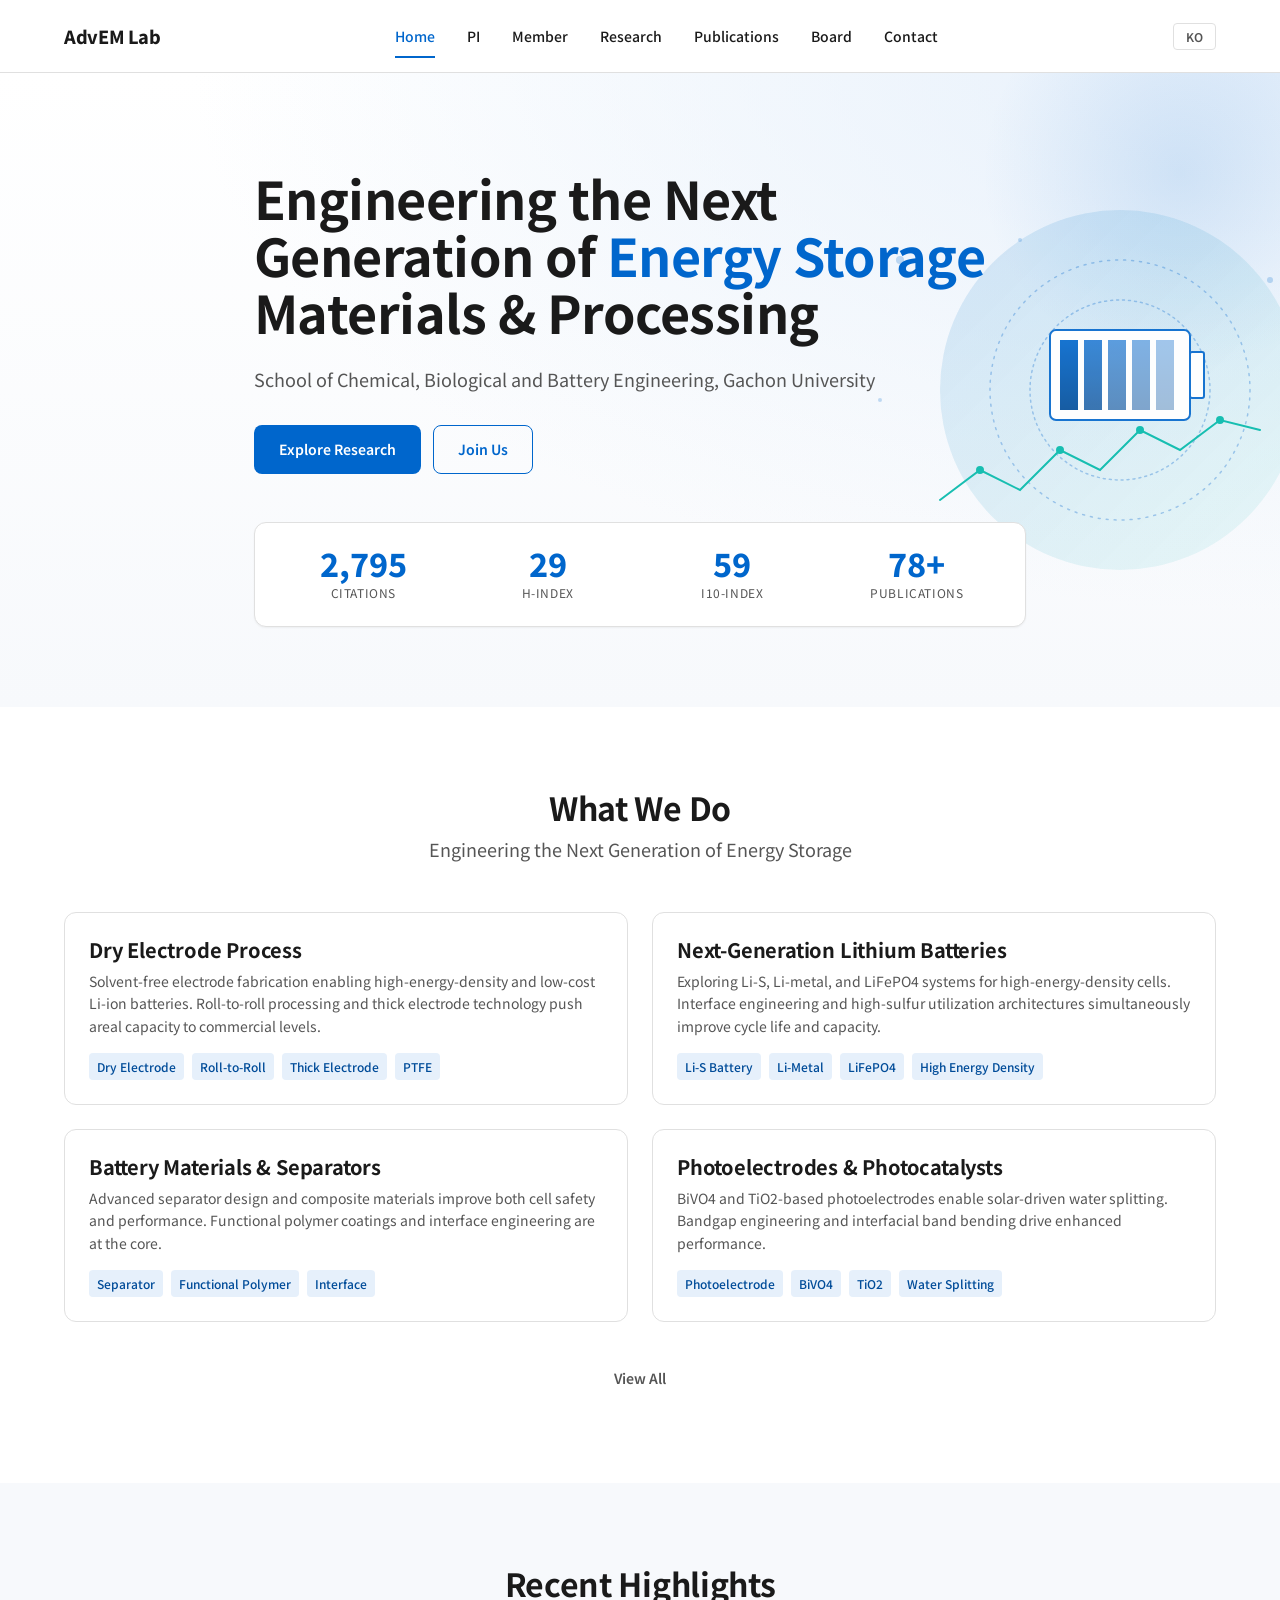
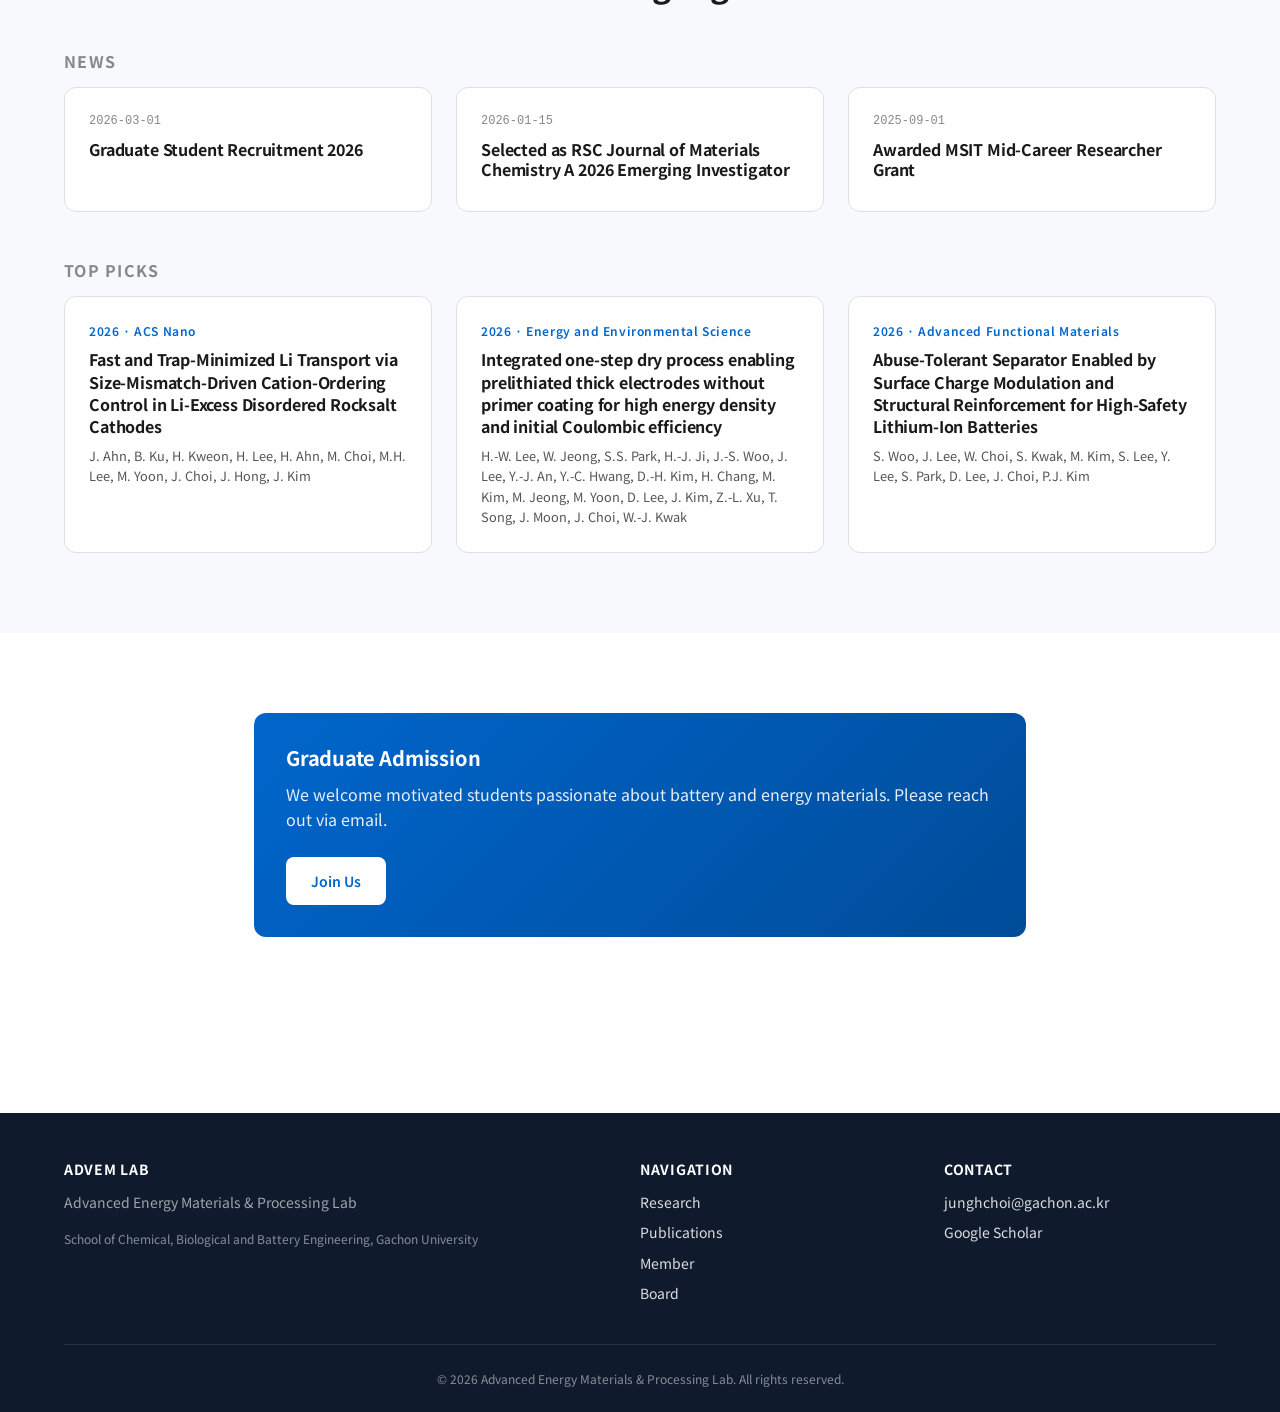
<file: index.html>
<!DOCTYPE html>
<html lang="ko">
<head>
  <meta charset="UTF-8" />
  <meta name="viewport" content="width=device-width, initial-scale=1.0" />
  <title>Advanced Energy Materials & Processing Lab</title>
  <meta name="description" content="차세대 에너지 저장 기술의 소재와 공정을 설계하는 가천대학교 최정현 교수 연구실" />
  <link rel="icon" type="image/svg+xml" href="assets/icons/favicon.svg" />
  <meta property="og:title" content="AdvEM Lab — 차세대 에너지 소재 및 공정 연구실" />
  <meta property="og:description" content="가천대학교 최정현 교수 연구실 · 건식 전극 공정 · 차세대 리튬 배터리 · 광전극" />
  <meta property="og:type" content="website" />
  <meta property="og:locale" content="ko_KR" />
  <meta property="og:locale:alternate" content="en_US" />
  <meta name="twitter:card" content="summary" />
  <link rel="preconnect" href="https://fonts.googleapis.com" />
  <link rel="preconnect" href="https://fonts.gstatic.com" crossorigin />
  <link href="https://fonts.googleapis.com/css2?family=Inter:wght@400;500;600;700;800&family=Noto+Sans+KR:wght@400;500;700;800&display=swap" rel="stylesheet" />
  <link rel="stylesheet" href="css/style.css?v=20260420v" />
</head>
<body>

<header class="site-header">
  <div class="container nav">
    <a href="index.html" class="nav-brand" data-lab-short>AdvEM Lab</a>
    <ul class="nav-links">
      <li><a href="index.html" data-i18n="nav.home">홈</a></li>
      <li><a href="pi.html" data-i18n="nav.pi">PI</a></li>
      <li><a href="member.html" data-i18n="nav.member">구성원</a></li>
      <li><a href="research.html" data-i18n="nav.research">연구분야</a></li>
      <li><a href="publications.html" data-i18n="nav.publications">연구성과</a></li>
      <li><a href="board.html" data-i18n="nav.board">소식</a></li>
      <li><a href="contact.html" data-i18n="nav.contact">연락처</a></li>
    </ul>
    <div class="nav-right">
      <button class="lang-toggle" data-i18n="common.lang_toggle">EN</button>
      <button class="nav-toggle" aria-label="menu"><span></span></button>
    </div>
  </div>
</header>

<main>
  <!-- Hero -->
  <section class="hero">
    <svg class="hero-visual" viewBox="0 0 520 420" xmlns="http://www.w3.org/2000/svg" fill="none" aria-hidden="true">
      <defs>
        <linearGradient id="g1" x1="0" y1="0" x2="1" y2="1">
          <stop offset="0%" stop-color="#0066CC" stop-opacity="0.15"/>
          <stop offset="100%" stop-color="#00B8A9" stop-opacity="0.08"/>
        </linearGradient>
        <linearGradient id="g2" x1="0" y1="0" x2="0" y2="1">
          <stop offset="0%" stop-color="#0066CC"/>
          <stop offset="100%" stop-color="#004C99"/>
        </linearGradient>
      </defs>
      <circle cx="300" cy="210" r="180" fill="url(#g1)"/>
      <g stroke="#0066CC" stroke-width="1.5" stroke-opacity="0.35" stroke-linecap="round">
        <circle cx="300" cy="210" r="130" stroke-dasharray="2 6"/>
        <circle cx="300" cy="210" r="90" stroke-dasharray="2 4"/>
      </g>
      <g transform="translate(230 150)">
        <rect x="0" y="0" width="140" height="90" rx="6" fill="#fff" stroke="#0066CC" stroke-width="2"/>
        <rect x="140" y="22" width="14" height="46" rx="2" fill="#fff" stroke="#0066CC" stroke-width="2"/>
        <rect x="10" y="10" width="18" height="70" fill="url(#g2)"/>
        <rect x="34" y="10" width="18" height="70" fill="url(#g2)" opacity="0.85"/>
        <rect x="58" y="10" width="18" height="70" fill="url(#g2)" opacity="0.7"/>
        <rect x="82" y="10" width="18" height="70" fill="url(#g2)" opacity="0.55"/>
        <rect x="106" y="10" width="18" height="70" fill="url(#g2)" opacity="0.4"/>
      </g>
      <g stroke="#00B8A9" stroke-width="2" fill="none" stroke-linecap="round">
        <path d="M120 320 L 160 290 L 200 310 L 240 270 L 280 290 L 320 250 L 360 270 L 400 240 L 440 250"/>
        <circle cx="160" cy="290" r="3" fill="#00B8A9"/>
        <circle cx="240" cy="270" r="3" fill="#00B8A9"/>
        <circle cx="320" cy="250" r="3" fill="#00B8A9"/>
        <circle cx="400" cy="240" r="3" fill="#00B8A9"/>
      </g>
      <g fill="#0066CC" fill-opacity="0.25">
        <circle cx="80" cy="80" r="4"/>
        <circle cx="450" cy="100" r="3"/>
        <circle cx="120" cy="380" r="3"/>
        <circle cx="480" cy="340" r="4"/>
        <circle cx="60" cy="220" r="2"/>
        <circle cx="200" cy="60" r="2"/>
      </g>
    </svg>
    <div class="container hero-inner">
      <h1>
        <span data-i18n="home.hero_title">차세대 에너지 저장 기술의</span>
        <span class="accent" data-i18n="home.hero_title_accent">소재와 공정</span>
        <span data-i18n="home.hero_sub">을 설계합니다</span>
      </h1>
      <p class="lead" data-lab-affiliation>가천대학교 화공생명배터리공학부</p>
      <div class="hero-cta">
        <a href="research.html" class="btn btn-primary" data-i18n="home.cta_research">연구분야 보기</a>
        <a href="contact.html" class="btn btn-outline" data-i18n="home.cta_join">입실 문의</a>
      </div>

      <div class="metrics">
        <div class="metric"><span class="value" data-metric="citations_total">0</span><span class="label">Citations</span></div>
        <div class="metric"><span class="value" data-metric="h_index">0</span><span class="label">h-index</span></div>
        <div class="metric"><span class="value" data-metric="i10_index">0</span><span class="label">i10-index</span></div>
        <div class="metric"><span class="value" id="metric-pubs">0</span><span class="label">Publications</span></div>
      </div>
    </div>
  </section>

  <!-- What we do -->
  <section class="section">
    <div class="container">
      <div class="section-title">
        <h2 data-i18n="home.what_we_do">우리의 연구</h2>
        <p data-lab-slogan>차세대 에너지 저장 기술의 소재와 공정을 설계합니다</p>
      </div>
      <div id="home-topics" class="grid grid-2"></div>
      <div class="text-center mt-8">
        <a href="research.html" class="btn btn-ghost" data-i18n="home.view_all">전체 보기 →</a>
      </div>
    </div>
  </section>

  <!-- Recent highlights -->
  <section class="section section-soft">
    <div class="container">
      <div class="section-title">
        <h2 data-i18n="home.highlights">최근 소식</h2>
      </div>
      <h3 style="font-size:1rem; letter-spacing:.08em; text-transform:uppercase; color:var(--color-text-light); margin-bottom:1rem" data-i18n="board.news">News</h3>
      <div id="home-news" class="grid grid-3" style="margin-bottom:3rem"></div>
      <h3 style="font-size:1rem; letter-spacing:.08em; text-transform:uppercase; color:var(--color-text-light); margin-bottom:1rem" data-i18n="publications.top_picks">Top Picks</h3>
      <div id="home-publications" class="grid grid-3"></div>
    </div>
  </section>

  <!-- Join CTA -->
  <section class="section">
    <div class="container" style="max-width:820px">
      <div class="join-box">
        <h3 data-i18n="contact.join_us_title">대학원 지원 안내</h3>
        <p data-i18n="contact.join_us_desc">배터리 및 에너지 소재 분야에 열정이 있는 분을 환영합니다.</p>
        <a href="contact.html" class="btn" data-i18n="home.cta_join">입실 문의</a>
      </div>
    </div>
  </section>
</main>

<footer class="site-footer">
  <div class="container">
    <div class="footer-grid">
      <div>
        <h4 data-lab-short>AdvEM Lab</h4>
        <p style="color:rgba(255,255,255,0.6);font-size:.875rem" data-lab-name>Advanced Energy Materials & Processing Lab</p>
        <p style="color:rgba(255,255,255,0.5);font-size:.75rem" data-lab-affiliation></p>
      </div>
      <div>
        <h4>Navigation</h4>
        <ul>
          <li><a href="research.html" data-i18n="nav.research">Research</a></li>
          <li><a href="publications.html" data-i18n="nav.publications">Publications</a></li>
          <li><a href="member.html" data-i18n="nav.member">Members</a></li>
          <li><a href="board.html" data-i18n="nav.board">Board</a></li>
        </ul>
      </div>
      <div>
        <h4>Contact</h4>
        <ul>
          <li><a href="mailto:" data-contact-email>junghchoi@gachon.ac.kr</a></li>
          <li><a href="https://scholar.google.com/citations?user=kSp8NsEAAAAJ" target="_blank" rel="noopener">Google Scholar</a></li>
        </ul>
      </div>
    </div>
    <div class="footer-bottom" data-i18n="footer.copyright">© 2026 Advanced Energy Materials & Processing Lab.</div>
  </div>
</footer>

<script src="js/main.js?v=20260420v"></script>
<script src="js/home.js?v=20260420v"></script>
</body>
</html>
</file>
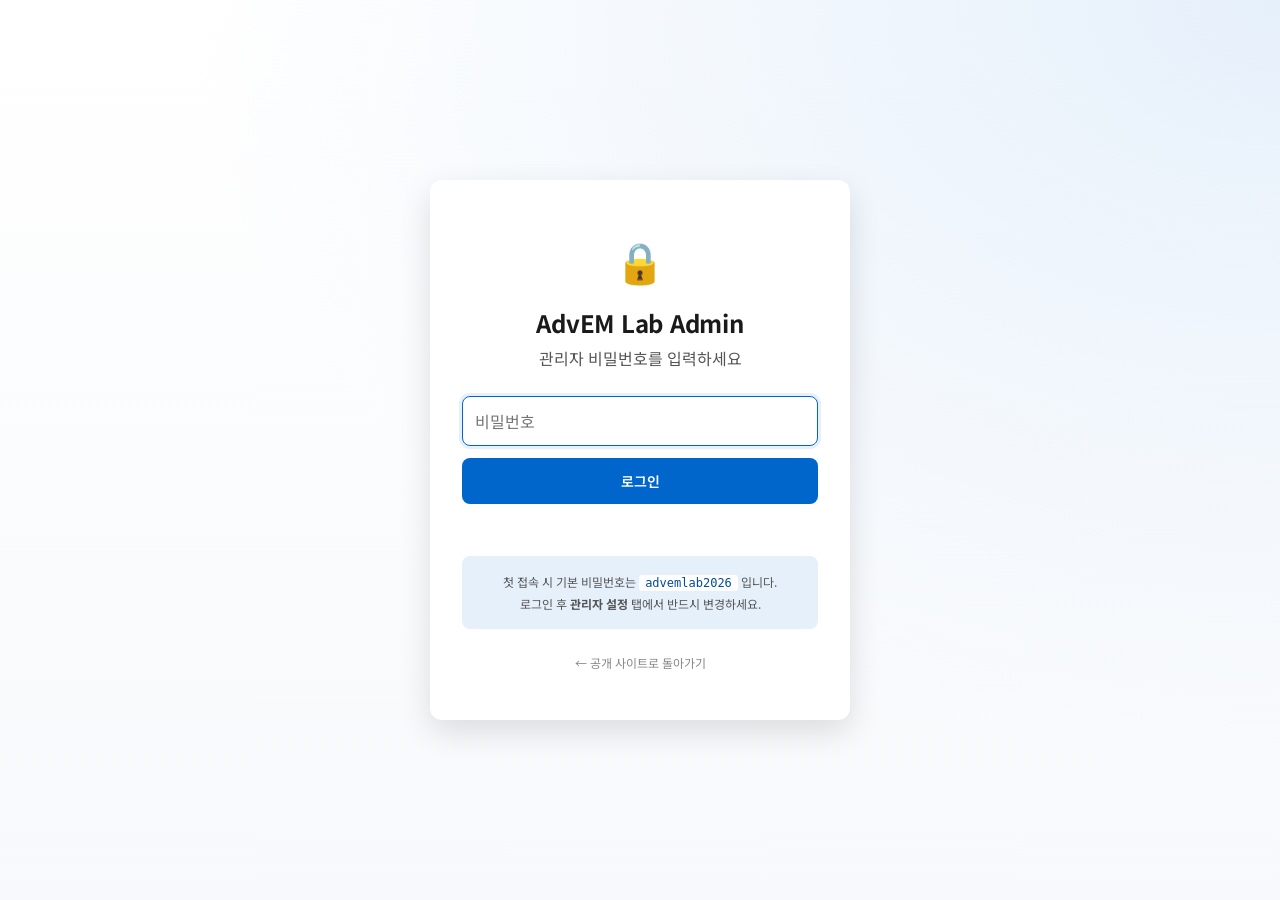
<file: admin.html>
<!DOCTYPE html>
<html lang="ko">
<head>
  <meta charset="UTF-8" />
  <meta name="viewport" content="width=device-width, initial-scale=1.0" />
  <title>Admin · AdvEM Lab</title>
  <meta name="robots" content="noindex, nofollow" />
  <meta http-equiv="Cache-Control" content="no-cache, no-store, must-revalidate" />
  <meta http-equiv="Pragma" content="no-cache" />
  <meta http-equiv="Expires" content="0" />
  <link rel="icon" type="image/svg+xml" href="assets/icons/favicon.svg" />
  <link rel="preconnect" href="https://fonts.googleapis.com" />
  <link rel="preconnect" href="https://fonts.gstatic.com" crossorigin />
  <link href="https://fonts.googleapis.com/css2?family=Inter:wght@400;500;600;700;800&family=Noto+Sans+KR:wght@400;500;700;800&display=swap" rel="stylesheet" />
  <link rel="stylesheet" href="css/style.css?v=20260420v" />
  <link rel="stylesheet" href="css/admin.css?v=20260420v" />
</head>
<body>

<!-- Login screen -->
<div id="login-screen" class="admin-login-screen">
  <div class="admin-login-box">
    <div class="admin-login-icon">🔒</div>
    <h1>AdvEM Lab Admin</h1>
    <p class="admin-login-sub">관리자 비밀번호를 입력하세요</p>
    <form id="login-form" autocomplete="off">
      <input type="password" id="password-input" placeholder="비밀번호" autofocus />
      <button type="submit" class="btn btn-primary">로그인</button>
    </form>
    <div id="login-error" class="admin-login-error"></div>
    <div class="admin-login-hint">
      첫 접속 시 기본 비밀번호는 <code>advemlab2026</code> 입니다.<br />
      로그인 후 <b>관리자 설정</b> 탭에서 반드시 변경하세요.
    </div>
    <a href="index.html" class="admin-login-back">← 공개 사이트로 돌아가기</a>
  </div>
</div>

<!-- Admin dashboard -->
<div id="dashboard" class="admin-dashboard hidden">
  <header class="admin-header">
    <div class="admin-header-inner">
      <div class="admin-brand">
        <span class="admin-lock">🔒</span>
        <strong>AdvEM Lab</strong> · Admin
      </div>
      <div class="admin-actions">
        <a href="index.html" target="_blank" class="btn btn-ghost" title="공개 사이트 새 탭으로 열기">공개 사이트 ↗</a>
        <button id="logout-btn" class="btn btn-outline">로그아웃</button>
      </div>
    </div>
  </header>

  <!-- Instructions banner -->
  <div class="admin-banner">
    <div class="admin-banner-inner">
      <b>📌 업데이트 방법</b> — <b>🔐 관리자 설정</b> 탭에서 GitHub 토큰을 한 번 설정하면, 이후 <b>저장</b> 버튼 클릭 시
      자동으로 GitHub에 커밋되어 <b>1~2분 후 사이트에 반영</b>됩니다. 토큰 미설정 시 기존처럼 JSON 파일이 다운로드됩니다.
    </div>
  </div>

  <!-- Tabs -->
  <nav class="admin-tabs">
    <div class="admin-tabs-inner">
      <button class="admin-tab active" data-tab="pi">🎓 PI</button>
      <button class="admin-tab" data-tab="members">👥 Member</button>
      <button class="admin-tab" data-tab="topics">🔬 Research</button>
      <button class="admin-tab" data-tab="publications">📄 Publications</button>
      <button class="admin-tab" data-tab="news">📣 News</button>
      <button class="admin-tab" data-tab="config">⚙️ 기본설정</button>
      <button class="admin-tab" data-tab="settings">🔐 관리자 설정</button>
    </div>
  </nav>

  <main class="admin-main">
    <div id="tab-pi" class="admin-tab-panel active"></div>
    <div id="tab-members" class="admin-tab-panel"></div>
    <div id="tab-topics" class="admin-tab-panel"></div>
    <div id="tab-publications" class="admin-tab-panel"></div>
    <div id="tab-news" class="admin-tab-panel"></div>
    <div id="tab-config" class="admin-tab-panel"></div>
    <div id="tab-settings" class="admin-tab-panel"></div>
  </main>
</div>

<!-- Edit modal -->
<div id="modal" class="admin-modal hidden">
  <div class="admin-modal-backdrop"></div>
  <div class="admin-modal-box">
    <div class="admin-modal-header">
      <h3 id="modal-title">편집</h3>
      <button id="modal-close" class="admin-icon-btn" title="닫기">✕</button>
    </div>
    <div id="modal-body" class="admin-modal-body"></div>
    <div class="admin-modal-footer">
      <button id="modal-cancel" class="btn btn-ghost">취소</button>
      <button id="modal-save" class="btn btn-primary">확인</button>
    </div>
  </div>
</div>

<!-- Toast -->
<div id="toast" class="admin-toast"></div>

<script src="js/admin.js?v=20260420v"></script>
</body>
</html>
</file>
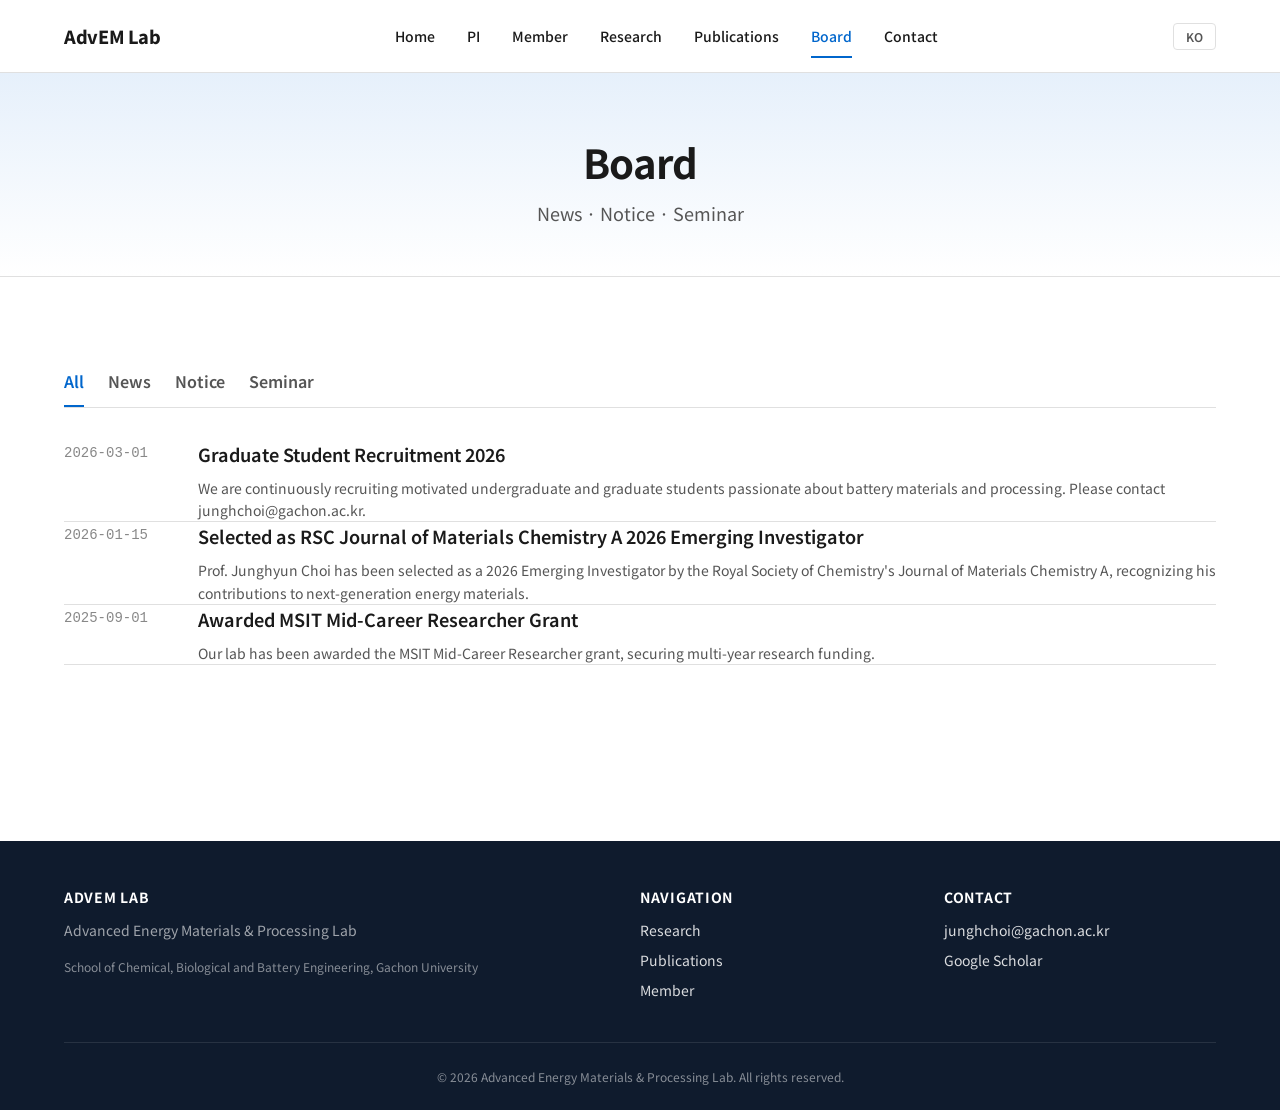
<file: board.html>
<!DOCTYPE html>
<html lang="ko">
<head>
  <meta charset="UTF-8" />
  <meta name="viewport" content="width=device-width, initial-scale=1.0" />
  <title>Board · AdvEM Lab</title>
    <link rel="icon" type="image/svg+xml" href="assets/icons/favicon.svg" />
  <meta property="og:title" content="AdvEM Lab — 차세대 에너지 소재 및 공정 연구실" />
  <meta property="og:description" content="가천대학교 최정현 교수 연구실 · 건식 전극 공정 · 차세대 리튬 배터리 · 광전극" />
  <meta property="og:type" content="website" />
  <meta name="twitter:card" content="summary" />
<link rel="preconnect" href="https://fonts.googleapis.com" />
  <link rel="preconnect" href="https://fonts.gstatic.com" crossorigin />
  <link href="https://fonts.googleapis.com/css2?family=Inter:wght@400;500;600;700;800&family=Noto+Sans+KR:wght@400;500;700;800&display=swap" rel="stylesheet" />
  <link rel="stylesheet" href="css/style.css?v=20260420v" />
</head>
<body>
<header class="site-header">
  <div class="container nav">
    <a href="index.html" class="nav-brand" data-lab-short>AdvEM Lab</a>
    <ul class="nav-links">
      <li><a href="index.html" data-i18n="nav.home">홈</a></li>
      <li><a href="pi.html" data-i18n="nav.pi">PI</a></li>
      <li><a href="member.html" data-i18n="nav.member">구성원</a></li>
      <li><a href="research.html" data-i18n="nav.research">연구분야</a></li>
      <li><a href="publications.html" data-i18n="nav.publications">연구성과</a></li>
      <li><a href="board.html" data-i18n="nav.board">소식</a></li>
      <li><a href="contact.html" data-i18n="nav.contact">연락처</a></li>
    </ul>
    <div class="nav-right">
      <button class="lang-toggle" data-i18n="common.lang_toggle">EN</button>
      <button class="nav-toggle" aria-label="menu"><span></span></button>
    </div>
  </div>
</header>

<main>
  <section class="page-header">
    <div class="container">
      <h1 data-i18n="board.title">소식</h1>
      <p>News · Notice · Seminar</p>
    </div>
  </section>

  <section class="section">
    <div class="container">
      <div id="board-root"></div>
    </div>
  </section>
</main>

<footer class="site-footer">
  <div class="container">
    <div class="footer-grid">
      <div>
        <h4 data-lab-short>AdvEM Lab</h4>
        <p style="color:rgba(255,255,255,0.6);font-size:.875rem" data-lab-name></p>
        <p style="color:rgba(255,255,255,0.5);font-size:.75rem" data-lab-affiliation></p>
      </div>
      <div><h4>Navigation</h4><ul>
        <li><a href="research.html" data-i18n="nav.research">Research</a></li>
        <li><a href="publications.html" data-i18n="nav.publications">Publications</a></li>
        <li><a href="member.html" data-i18n="nav.member">Member</a></li>
      </ul></div>
      <div><h4>Contact</h4><ul>
        <li><a href="mailto:" data-contact-email></a></li>
        <li><a href="https://scholar.google.com/citations?user=kSp8NsEAAAAJ" target="_blank" rel="noopener">Google Scholar</a></li>
      </ul></div>
    </div>
    <div class="footer-bottom" data-i18n="footer.copyright"></div>
  </div>
</footer>

<script src="js/main.js?v=20260420v"></script>
<script src="js/board.js?v=20260420v"></script>
</body>
</html>
</file>
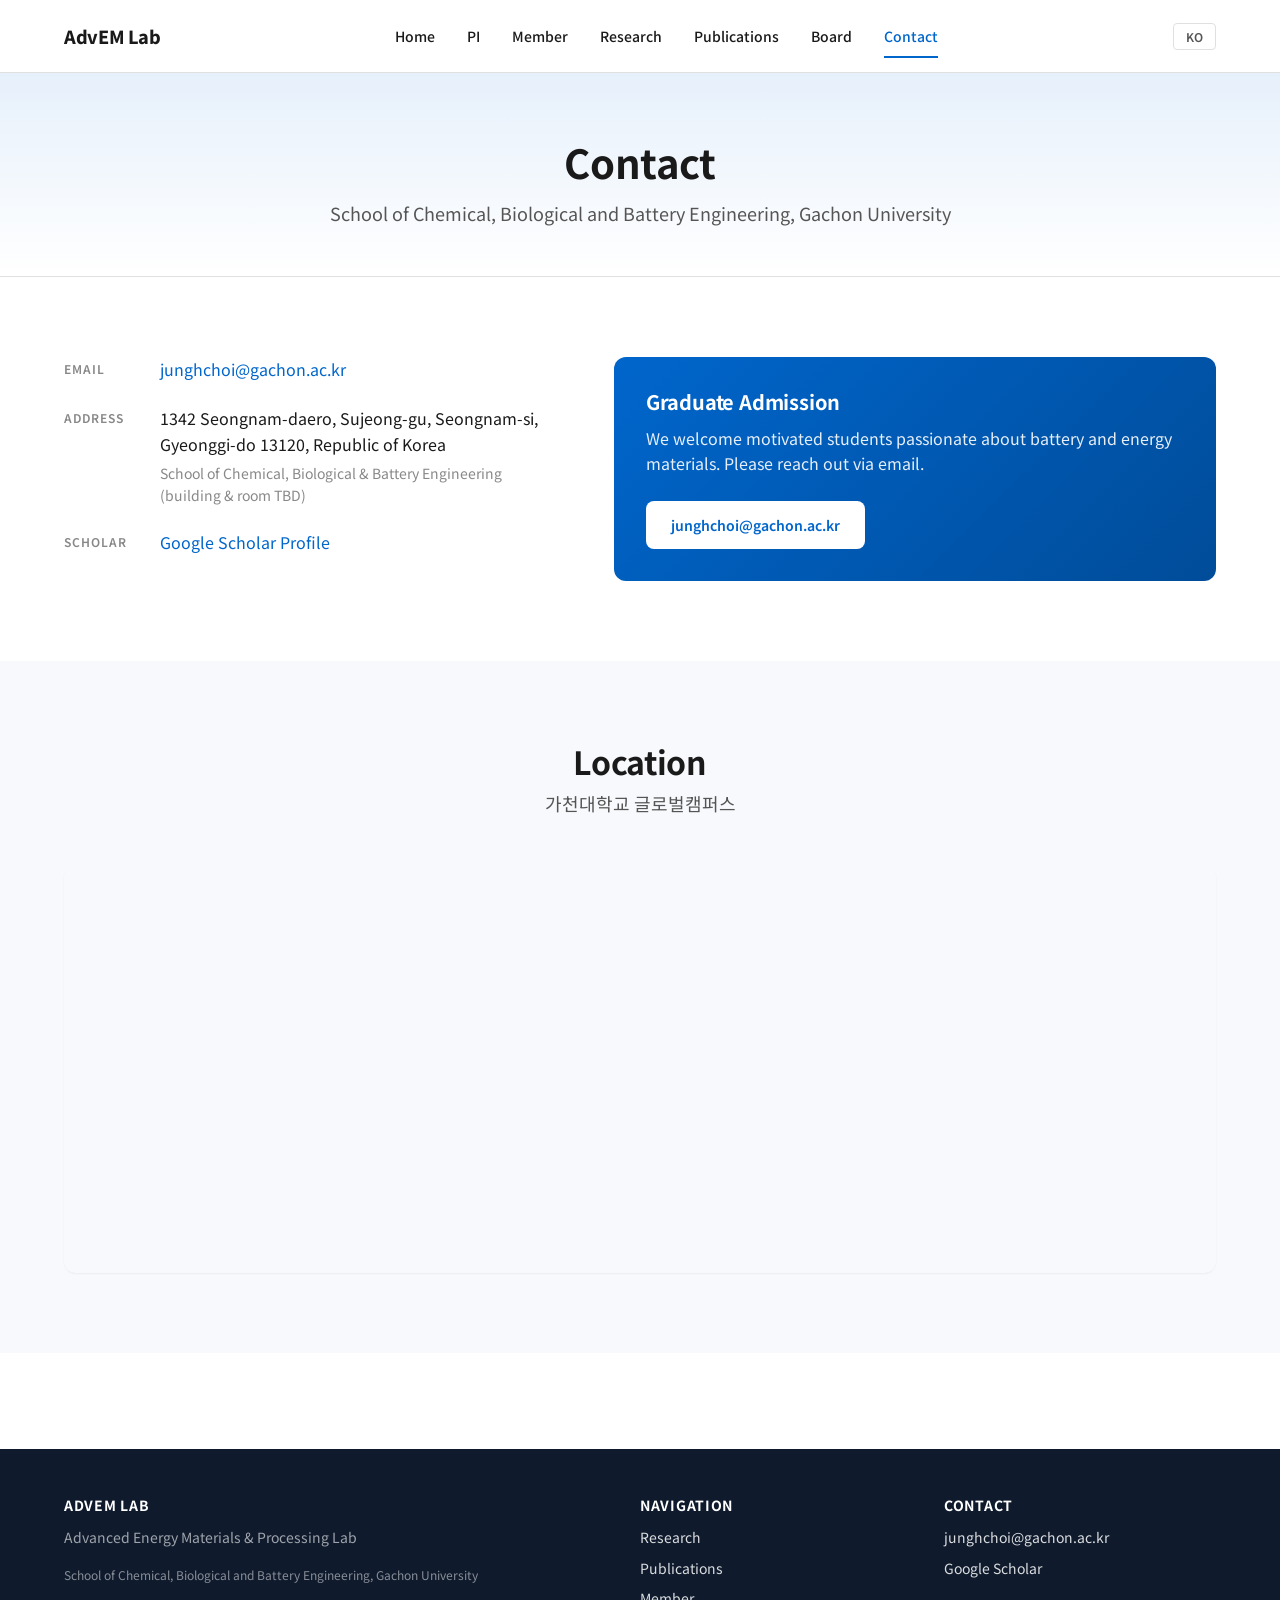
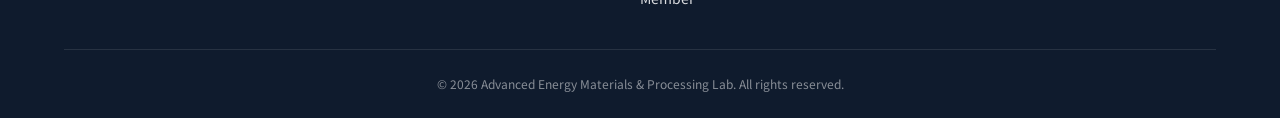
<file: contact.html>
<!DOCTYPE html>
<html lang="ko">
<head>
  <meta charset="UTF-8" />
  <meta name="viewport" content="width=device-width, initial-scale=1.0" />
  <title>Contact · AdvEM Lab</title>
    <link rel="icon" type="image/svg+xml" href="assets/icons/favicon.svg" />
  <meta property="og:title" content="AdvEM Lab — 차세대 에너지 소재 및 공정 연구실" />
  <meta property="og:description" content="가천대학교 최정현 교수 연구실 · 건식 전극 공정 · 차세대 리튬 배터리 · 광전극" />
  <meta property="og:type" content="website" />
  <meta name="twitter:card" content="summary" />
<link rel="preconnect" href="https://fonts.googleapis.com" />
  <link rel="preconnect" href="https://fonts.gstatic.com" crossorigin />
  <link href="https://fonts.googleapis.com/css2?family=Inter:wght@400;500;600;700;800&family=Noto+Sans+KR:wght@400;500;700;800&display=swap" rel="stylesheet" />
  <link rel="stylesheet" href="css/style.css?v=20260420v" />
</head>
<body>
<header class="site-header">
  <div class="container nav">
    <a href="index.html" class="nav-brand" data-lab-short>AdvEM Lab</a>
    <ul class="nav-links">
      <li><a href="index.html" data-i18n="nav.home">홈</a></li>
      <li><a href="pi.html" data-i18n="nav.pi">PI</a></li>
      <li><a href="member.html" data-i18n="nav.member">구성원</a></li>
      <li><a href="research.html" data-i18n="nav.research">연구분야</a></li>
      <li><a href="publications.html" data-i18n="nav.publications">연구성과</a></li>
      <li><a href="board.html" data-i18n="nav.board">소식</a></li>
      <li><a href="contact.html" data-i18n="nav.contact">연락처</a></li>
    </ul>
    <div class="nav-right">
      <button class="lang-toggle" data-i18n="common.lang_toggle">EN</button>
      <button class="nav-toggle" aria-label="menu"><span></span></button>
    </div>
  </div>
</header>

<main>
  <section class="page-header">
    <div class="container">
      <h1 data-i18n="contact.title">연락처</h1>
      <p data-lab-affiliation></p>
    </div>
  </section>

  <section class="section">
    <div class="container">
      <div class="contact-grid">
        <div class="contact-info">
          <div class="contact-row">
            <div class="label" data-i18n="contact.email">Email</div>
            <div class="value"><a href="mailto:" data-contact-email>junghchoi@gachon.ac.kr</a></div>
          </div>
          <div class="contact-row">
            <div class="label" data-i18n="contact.address">Address</div>
            <div class="value">
              <div data-contact-address>경기도 성남시 수정구 성남대로 1342, 가천대학교 글로벌캠퍼스</div>
              <div style="color:var(--color-text-light);font-size:.875rem;margin-top:.25rem" data-contact-address-detail>화공생명배터리공학부</div>
            </div>
          </div>
          <div class="contact-row">
            <div class="label">Scholar</div>
            <div class="value"><a href="https://scholar.google.com/citations?user=kSp8NsEAAAAJ" target="_blank" rel="noopener">Google Scholar Profile</a></div>
          </div>
        </div>

        <div class="join-box">
          <h3 data-i18n="contact.join_us_title">대학원 지원 안내</h3>
          <p data-i18n="contact.join_us_desc">배터리 및 에너지 소재 분야에 열정이 있는 분을 환영합니다.</p>
          <a href="mailto:junghchoi@gachon.ac.kr" class="btn" data-contact-email>Email 문의</a>
        </div>
      </div>
    </div>
  </section>

  <section class="section section-soft">
    <div class="container">
      <div class="section-title">
        <h2 data-i18n="contact.location">위치</h2>
        <p>가천대학교 글로벌캠퍼스</p>
      </div>
      <div style="border-radius:12px;overflow:hidden;box-shadow:var(--shadow-sm)">
        <iframe
          data-maps-embed
          src="https://www.google.com/maps/embed?pb=!1m18!1m12!1m3!1d3170.6527!2d127.12847067626!3d37.4503!2m3!1f0!2f0!3f0!3m2!1i1024!2i768!4f13.1!3m3!1m2!1s0x357b584c2d8eb8b1%3A0xe3d26dc3bfaca22!2z6rCA7LKc64yA7ZWZ6rWQ!5e0!3m2!1sko!2skr!4v1700000000000"
          width="100%"
          height="400"
          style="border:0"
          allowfullscreen=""
          loading="lazy"
          referrerpolicy="no-referrer-when-downgrade"></iframe>
      </div>
    </div>
  </section>
</main>

<footer class="site-footer">
  <div class="container">
    <div class="footer-grid">
      <div>
        <h4 data-lab-short>AdvEM Lab</h4>
        <p style="color:rgba(255,255,255,0.6);font-size:.875rem" data-lab-name></p>
        <p style="color:rgba(255,255,255,0.5);font-size:.75rem" data-lab-affiliation></p>
      </div>
      <div><h4>Navigation</h4><ul>
        <li><a href="research.html" data-i18n="nav.research">Research</a></li>
        <li><a href="publications.html" data-i18n="nav.publications">Publications</a></li>
        <li><a href="member.html" data-i18n="nav.member">Member</a></li>
      </ul></div>
      <div><h4>Contact</h4><ul>
        <li><a href="mailto:" data-contact-email></a></li>
        <li><a href="https://scholar.google.com/citations?user=kSp8NsEAAAAJ" target="_blank" rel="noopener">Google Scholar</a></li>
      </ul></div>
    </div>
    <div class="footer-bottom" data-i18n="footer.copyright"></div>
  </div>
</footer>

<script src="js/main.js?v=20260420v"></script>
</body>
</html>
</file>
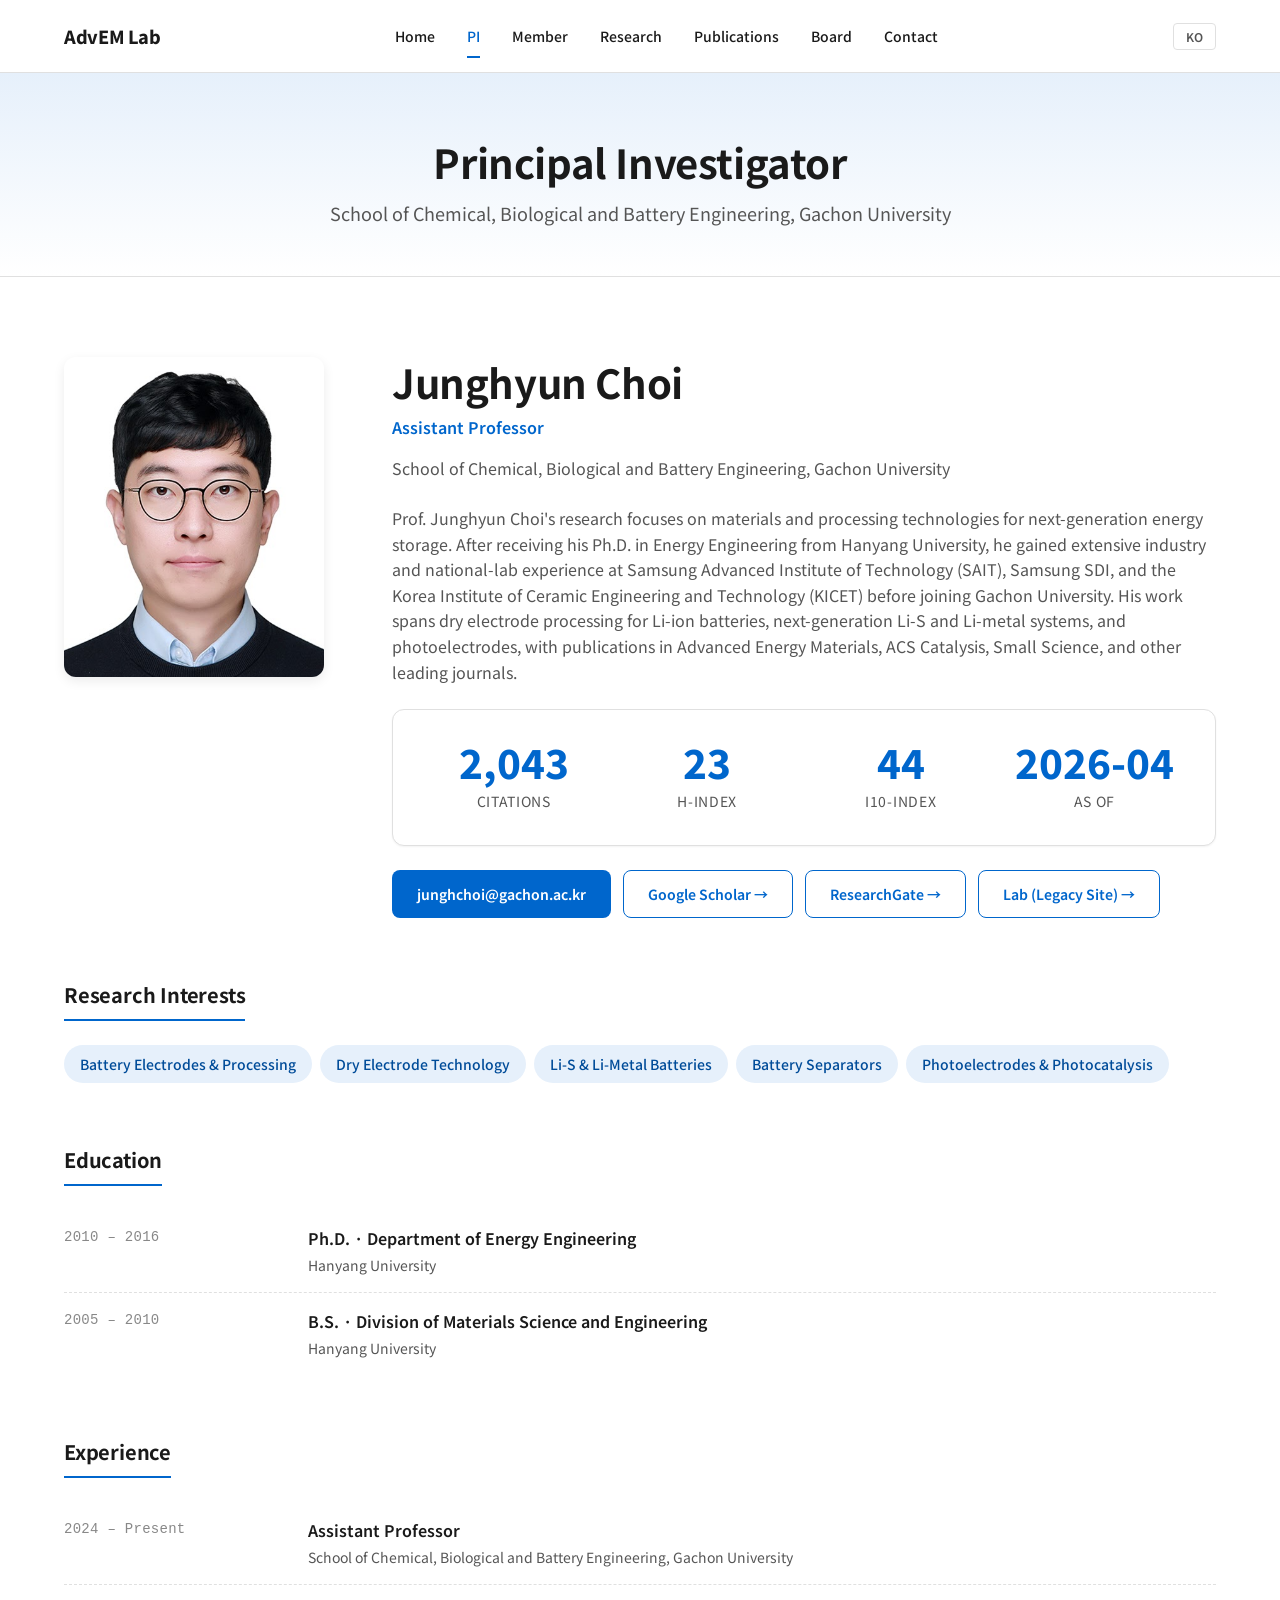
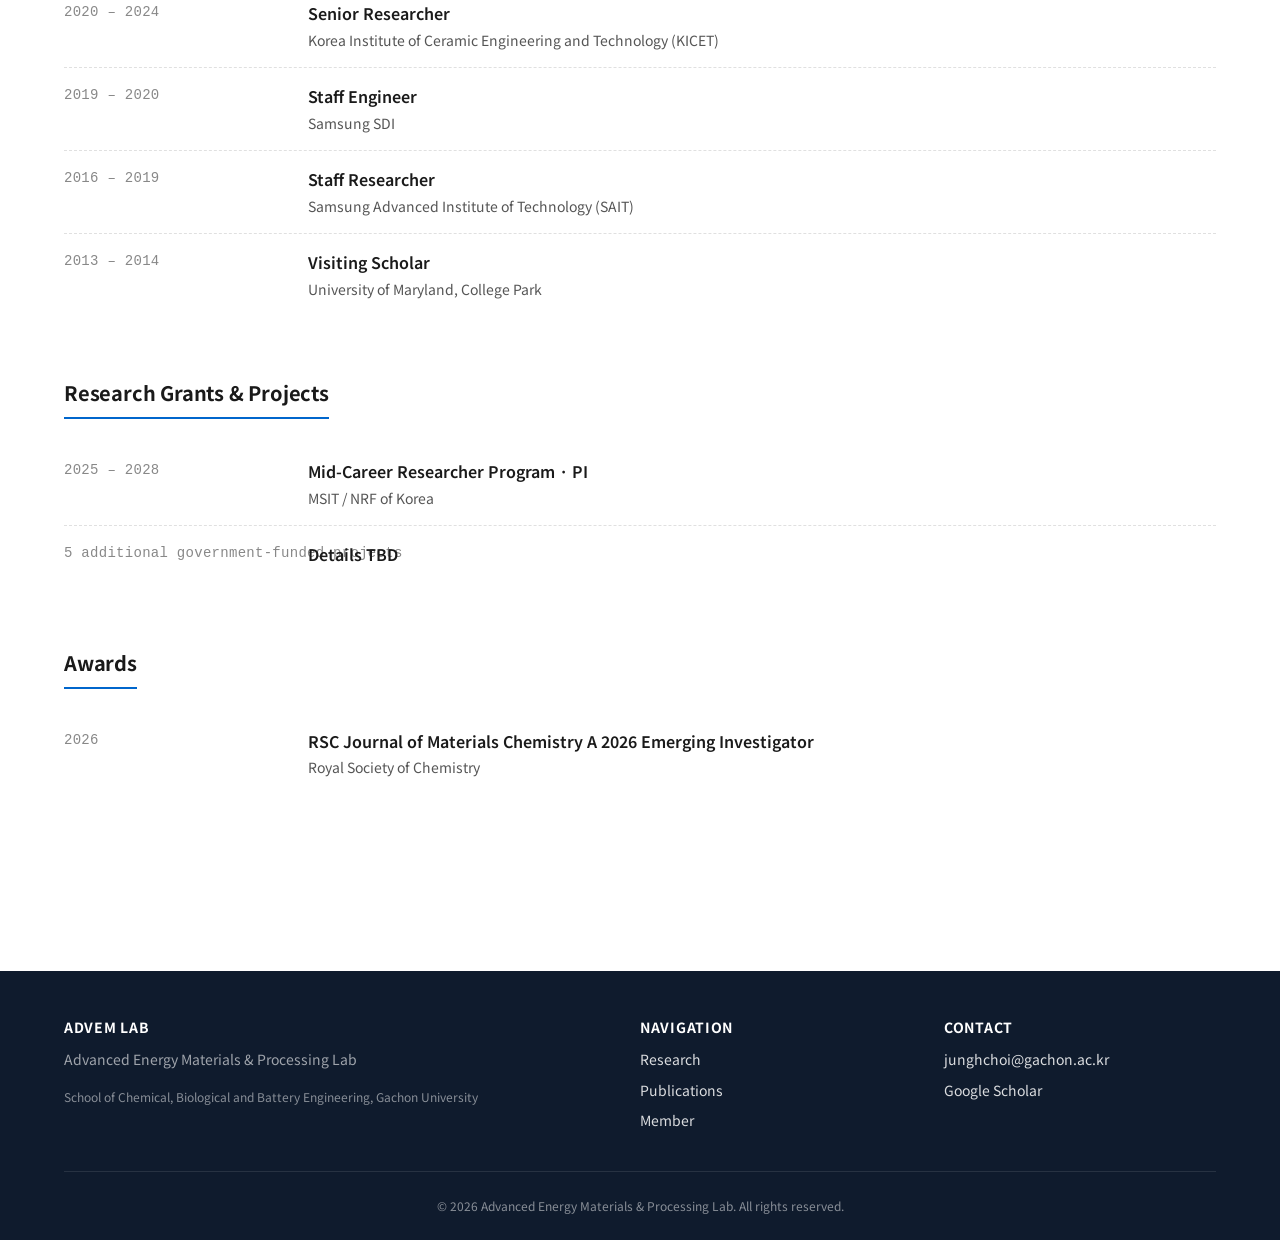
<file: pi.html>
<!DOCTYPE html>
<html lang="ko">
<head>
  <meta charset="UTF-8" />
  <meta name="viewport" content="width=device-width, initial-scale=1.0" />
  <title>PI · AdvEM Lab</title>
    <link rel="icon" type="image/svg+xml" href="assets/icons/favicon.svg" />
  <meta property="og:title" content="AdvEM Lab — 차세대 에너지 소재 및 공정 연구실" />
  <meta property="og:description" content="가천대학교 최정현 교수 연구실 · 건식 전극 공정 · 차세대 리튬 배터리 · 광전극" />
  <meta property="og:type" content="website" />
  <meta name="twitter:card" content="summary" />
<link rel="preconnect" href="https://fonts.googleapis.com" />
  <link rel="preconnect" href="https://fonts.gstatic.com" crossorigin />
  <link href="https://fonts.googleapis.com/css2?family=Inter:wght@400;500;600;700;800&family=Noto+Sans+KR:wght@400;500;700;800&display=swap" rel="stylesheet" />
  <link rel="stylesheet" href="css/style.css?v=20260420v" />
</head>
<body>
<header class="site-header">
  <div class="container nav">
    <a href="index.html" class="nav-brand" data-lab-short>AdvEM Lab</a>
    <ul class="nav-links">
      <li><a href="index.html" data-i18n="nav.home">홈</a></li>
      <li><a href="pi.html" data-i18n="nav.pi">PI</a></li>
      <li><a href="member.html" data-i18n="nav.member">구성원</a></li>
      <li><a href="research.html" data-i18n="nav.research">연구분야</a></li>
      <li><a href="publications.html" data-i18n="nav.publications">연구성과</a></li>
      <li><a href="board.html" data-i18n="nav.board">소식</a></li>
      <li><a href="contact.html" data-i18n="nav.contact">연락처</a></li>
    </ul>
    <div class="nav-right">
      <button class="lang-toggle" data-i18n="common.lang_toggle">EN</button>
      <button class="nav-toggle" aria-label="menu"><span></span></button>
    </div>
  </div>
</header>

<main>
  <section class="page-header">
    <div class="container">
      <h1>Principal Investigator</h1>
      <p data-lab-affiliation></p>
    </div>
  </section>

  <section class="section">
    <div class="container">
      <div id="pi-root"></div>
    </div>
  </section>
</main>

<footer class="site-footer">
  <div class="container">
    <div class="footer-grid">
      <div>
        <h4 data-lab-short>AdvEM Lab</h4>
        <p style="color:rgba(255,255,255,0.6);font-size:.875rem" data-lab-name></p>
        <p style="color:rgba(255,255,255,0.5);font-size:.75rem" data-lab-affiliation></p>
      </div>
      <div><h4>Navigation</h4><ul>
        <li><a href="research.html" data-i18n="nav.research">Research</a></li>
        <li><a href="publications.html" data-i18n="nav.publications">Publications</a></li>
        <li><a href="member.html" data-i18n="nav.member">Member</a></li>
      </ul></div>
      <div><h4>Contact</h4><ul>
        <li><a href="mailto:" data-contact-email></a></li>
        <li><a href="https://scholar.google.com/citations?user=kSp8NsEAAAAJ" target="_blank" rel="noopener">Google Scholar</a></li>
      </ul></div>
    </div>
    <div class="footer-bottom" data-i18n="footer.copyright"></div>
  </div>
</footer>

<script src="js/main.js?v=20260420v"></script>
<script src="js/pi.js?v=20260420v"></script>
</body>
</html>
</file>
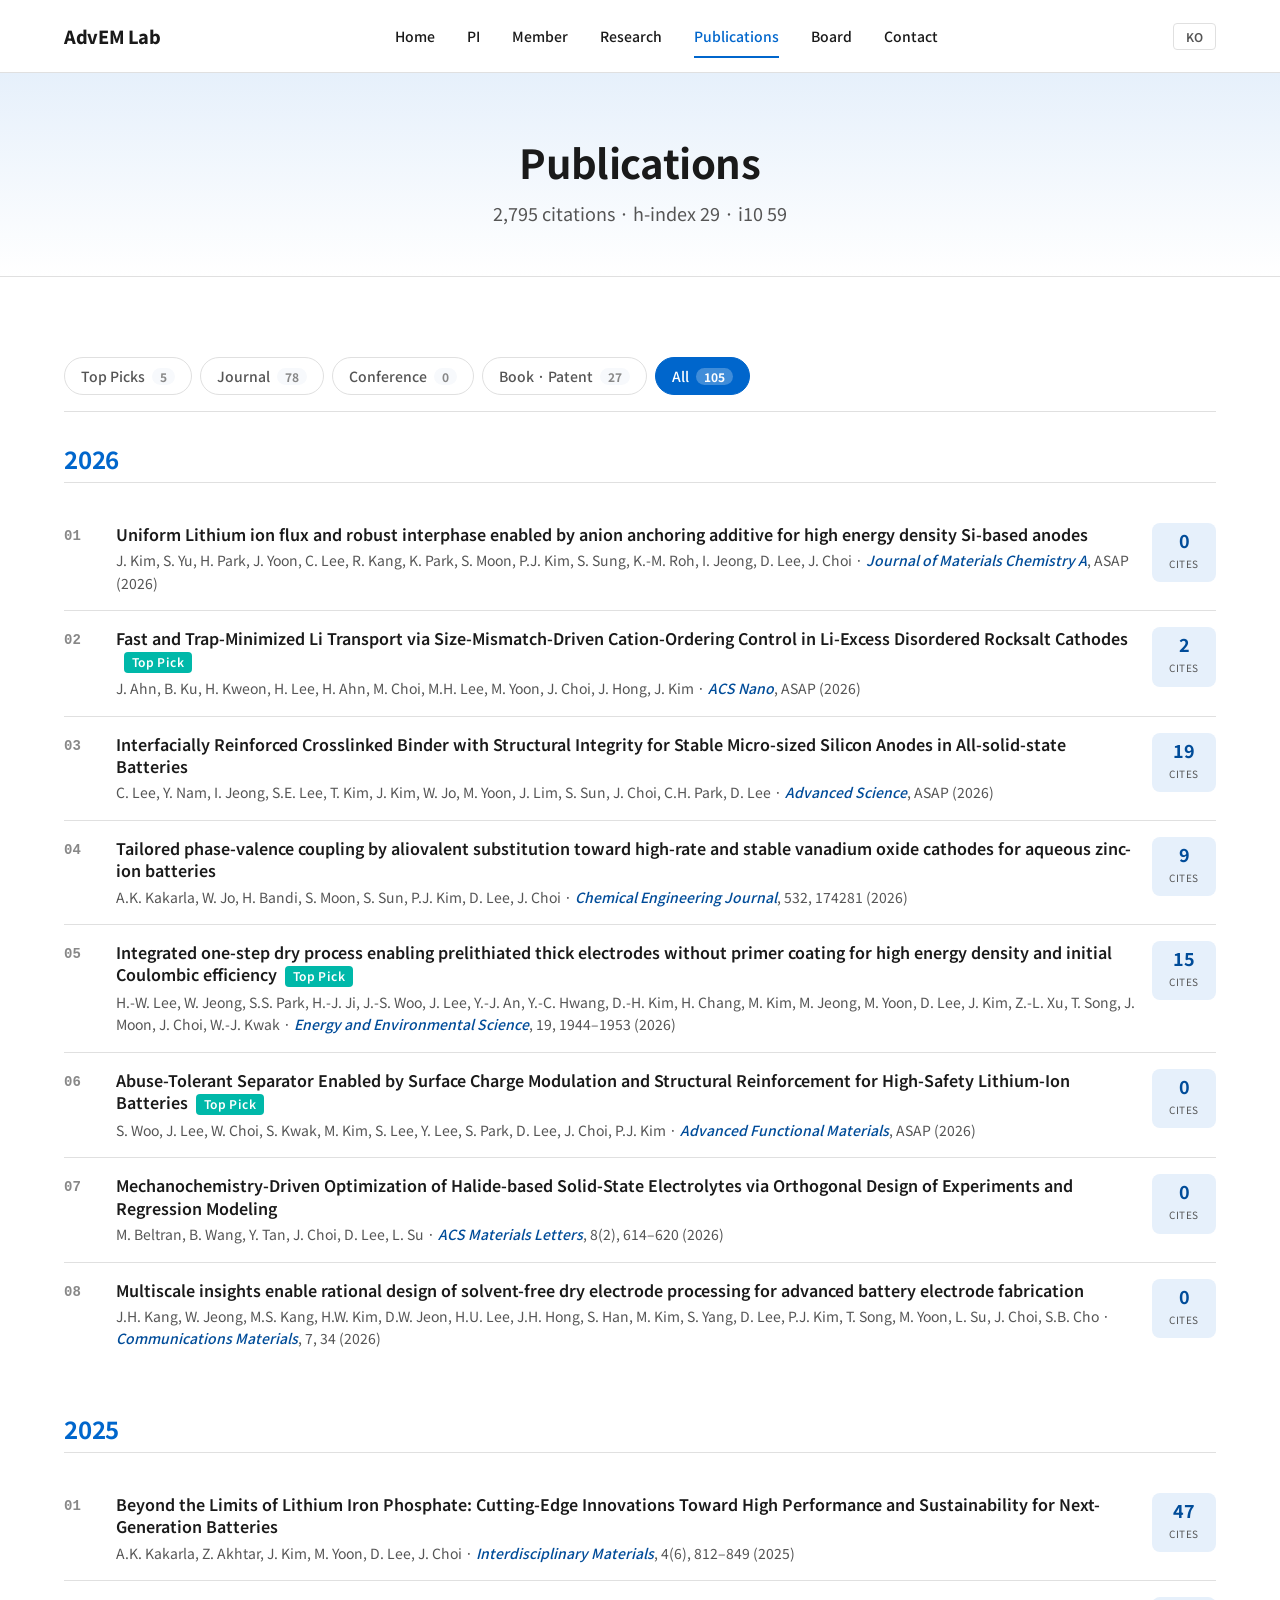
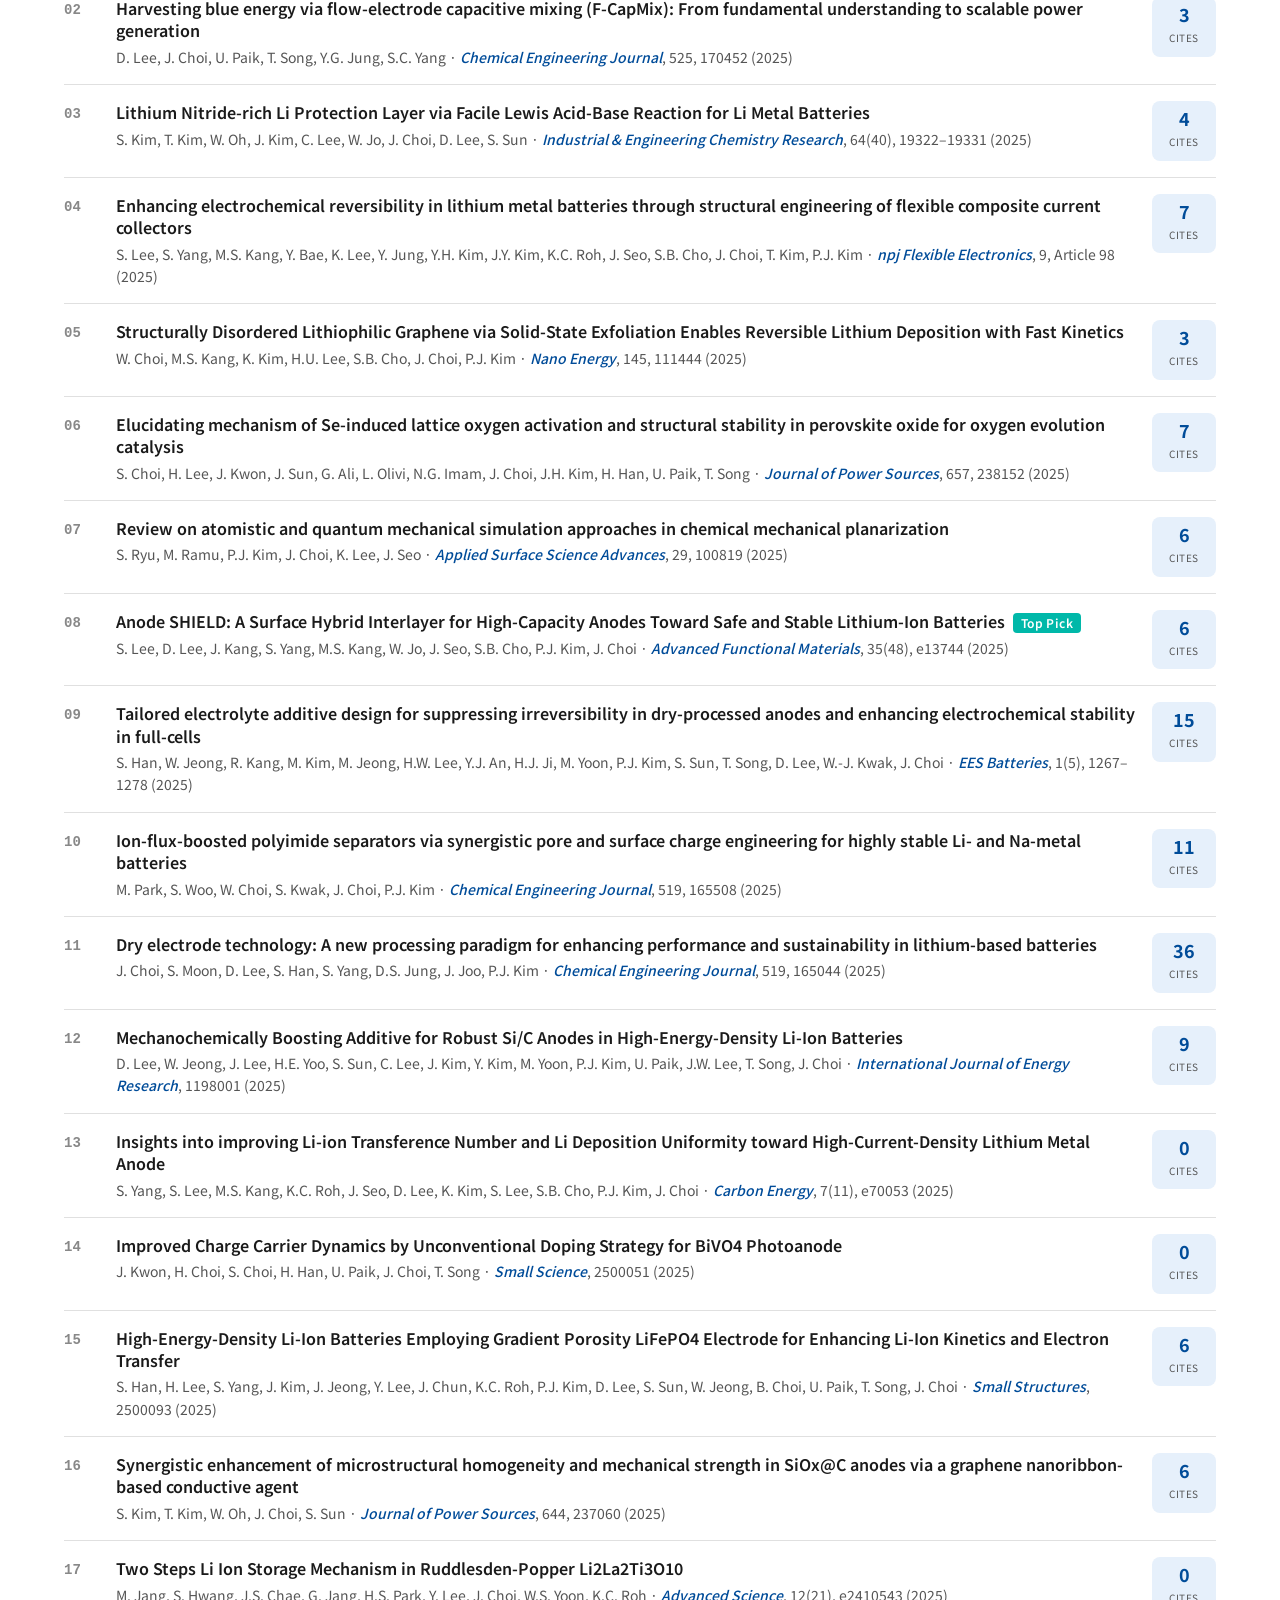
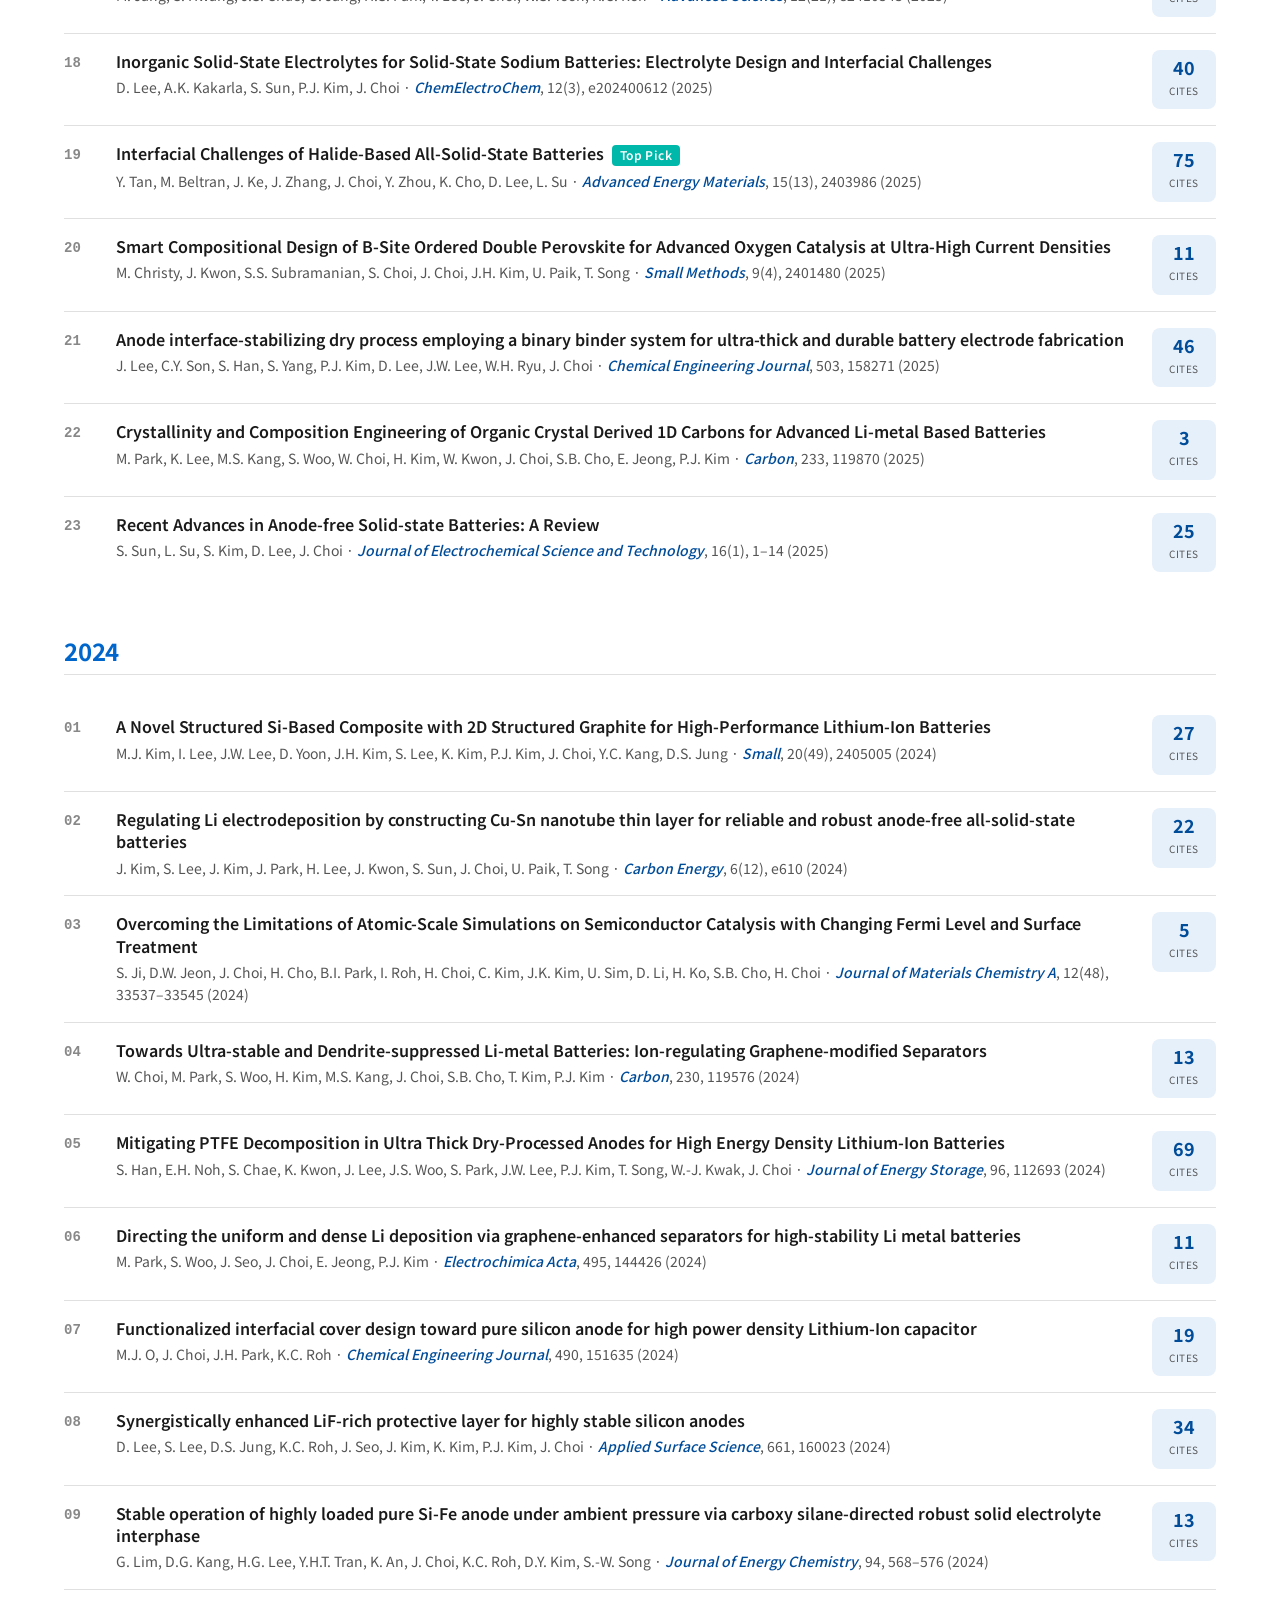
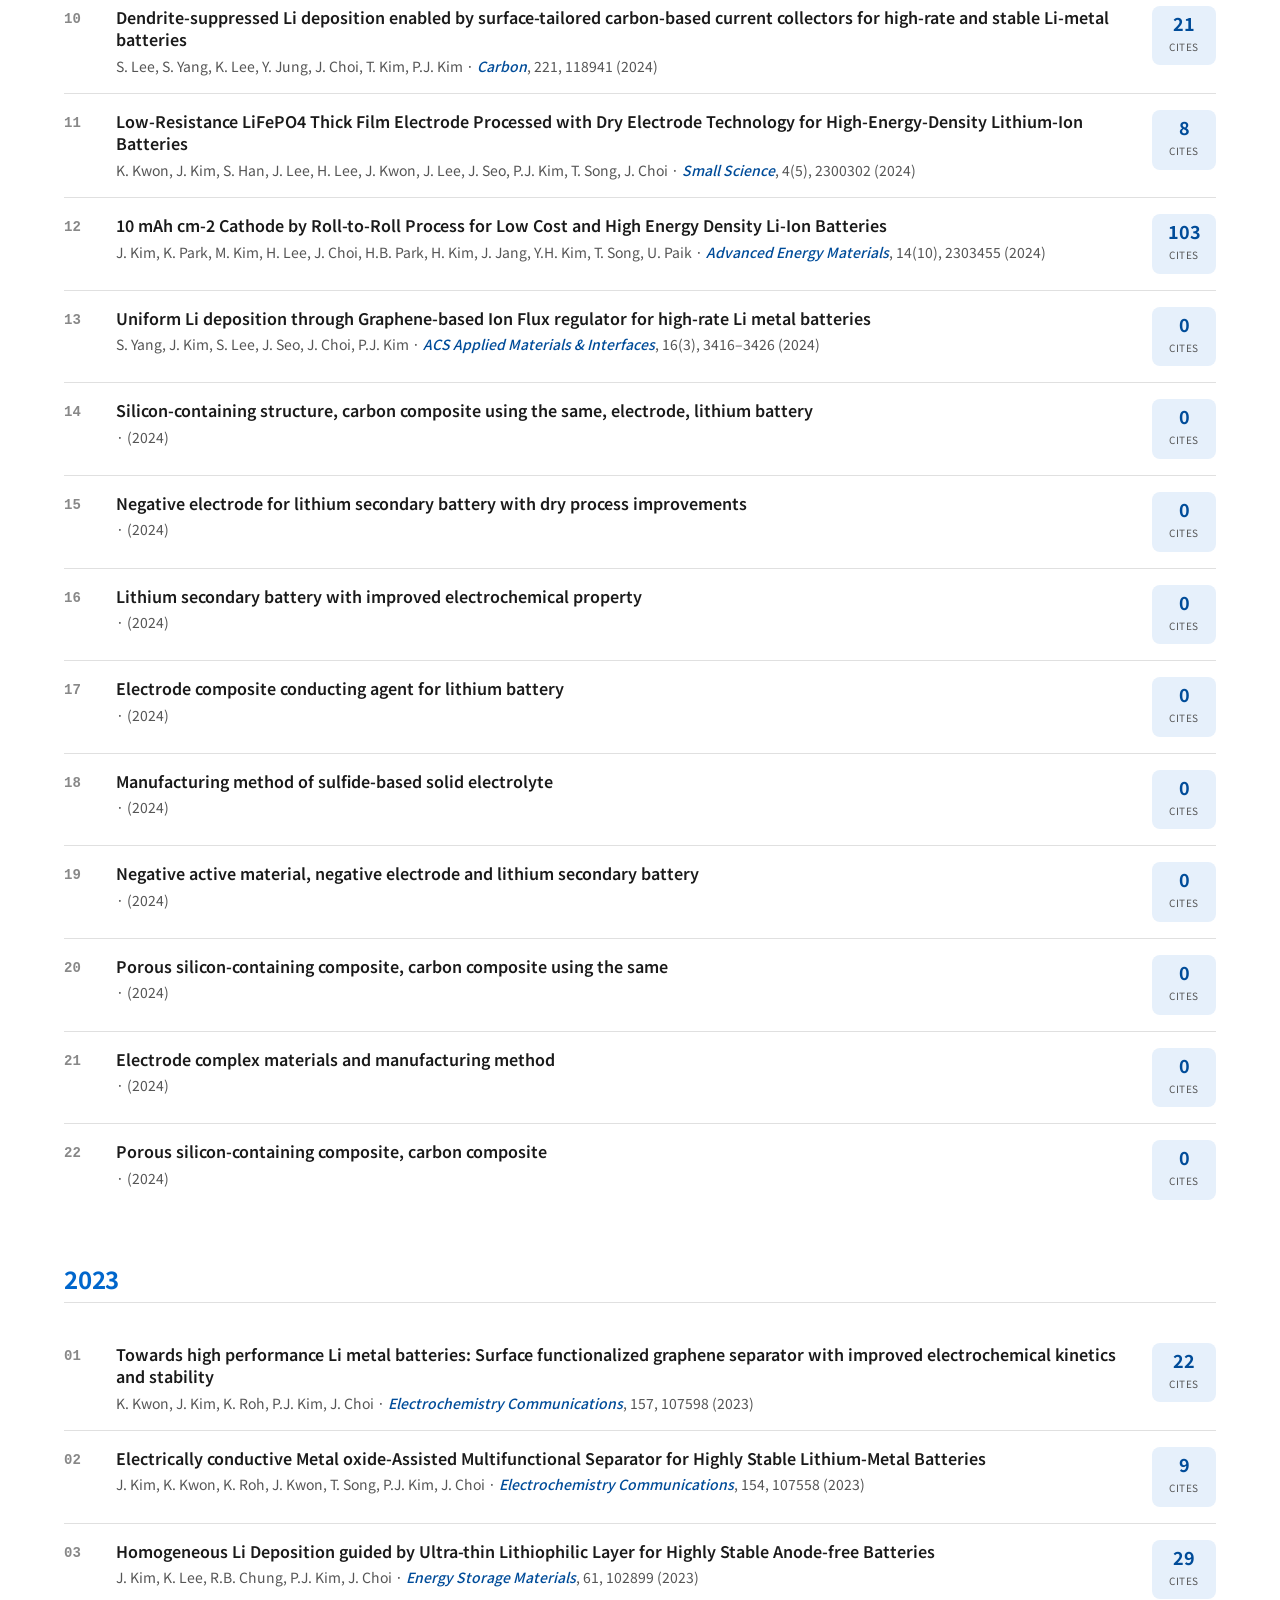
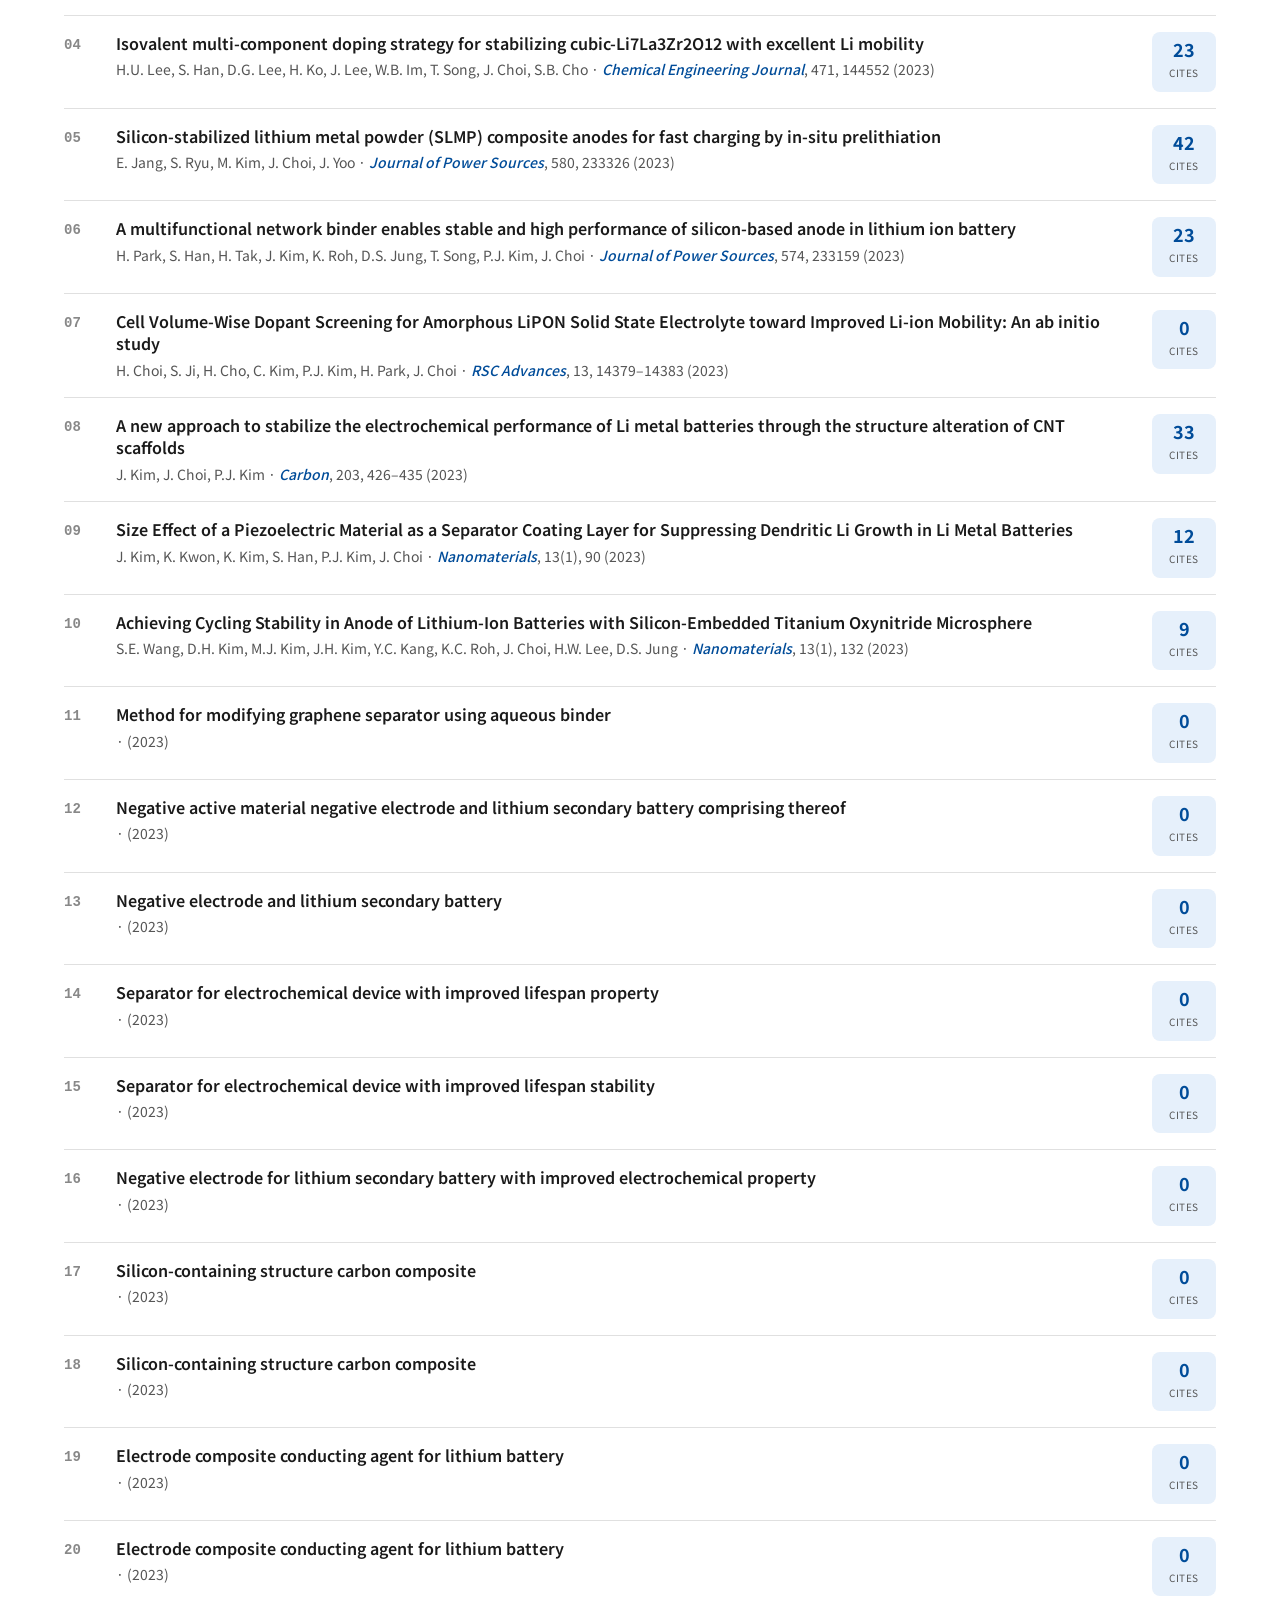
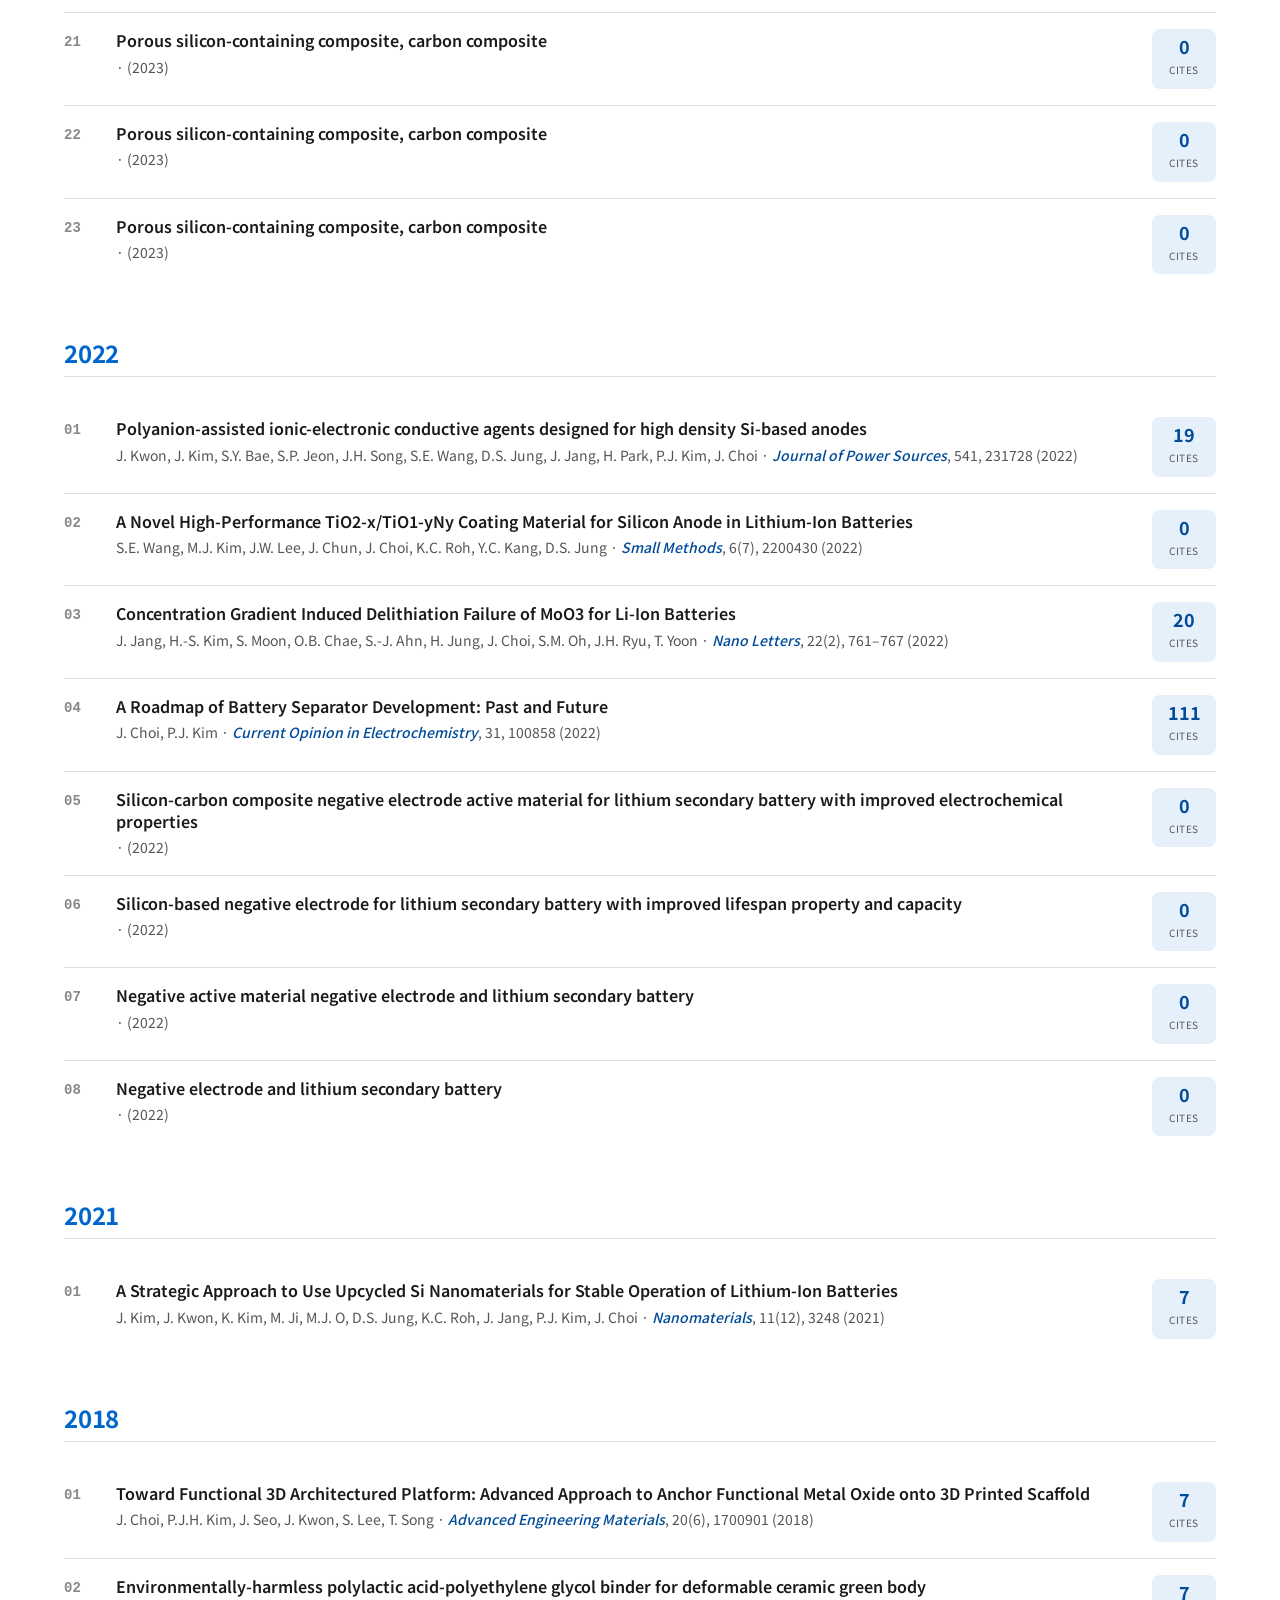
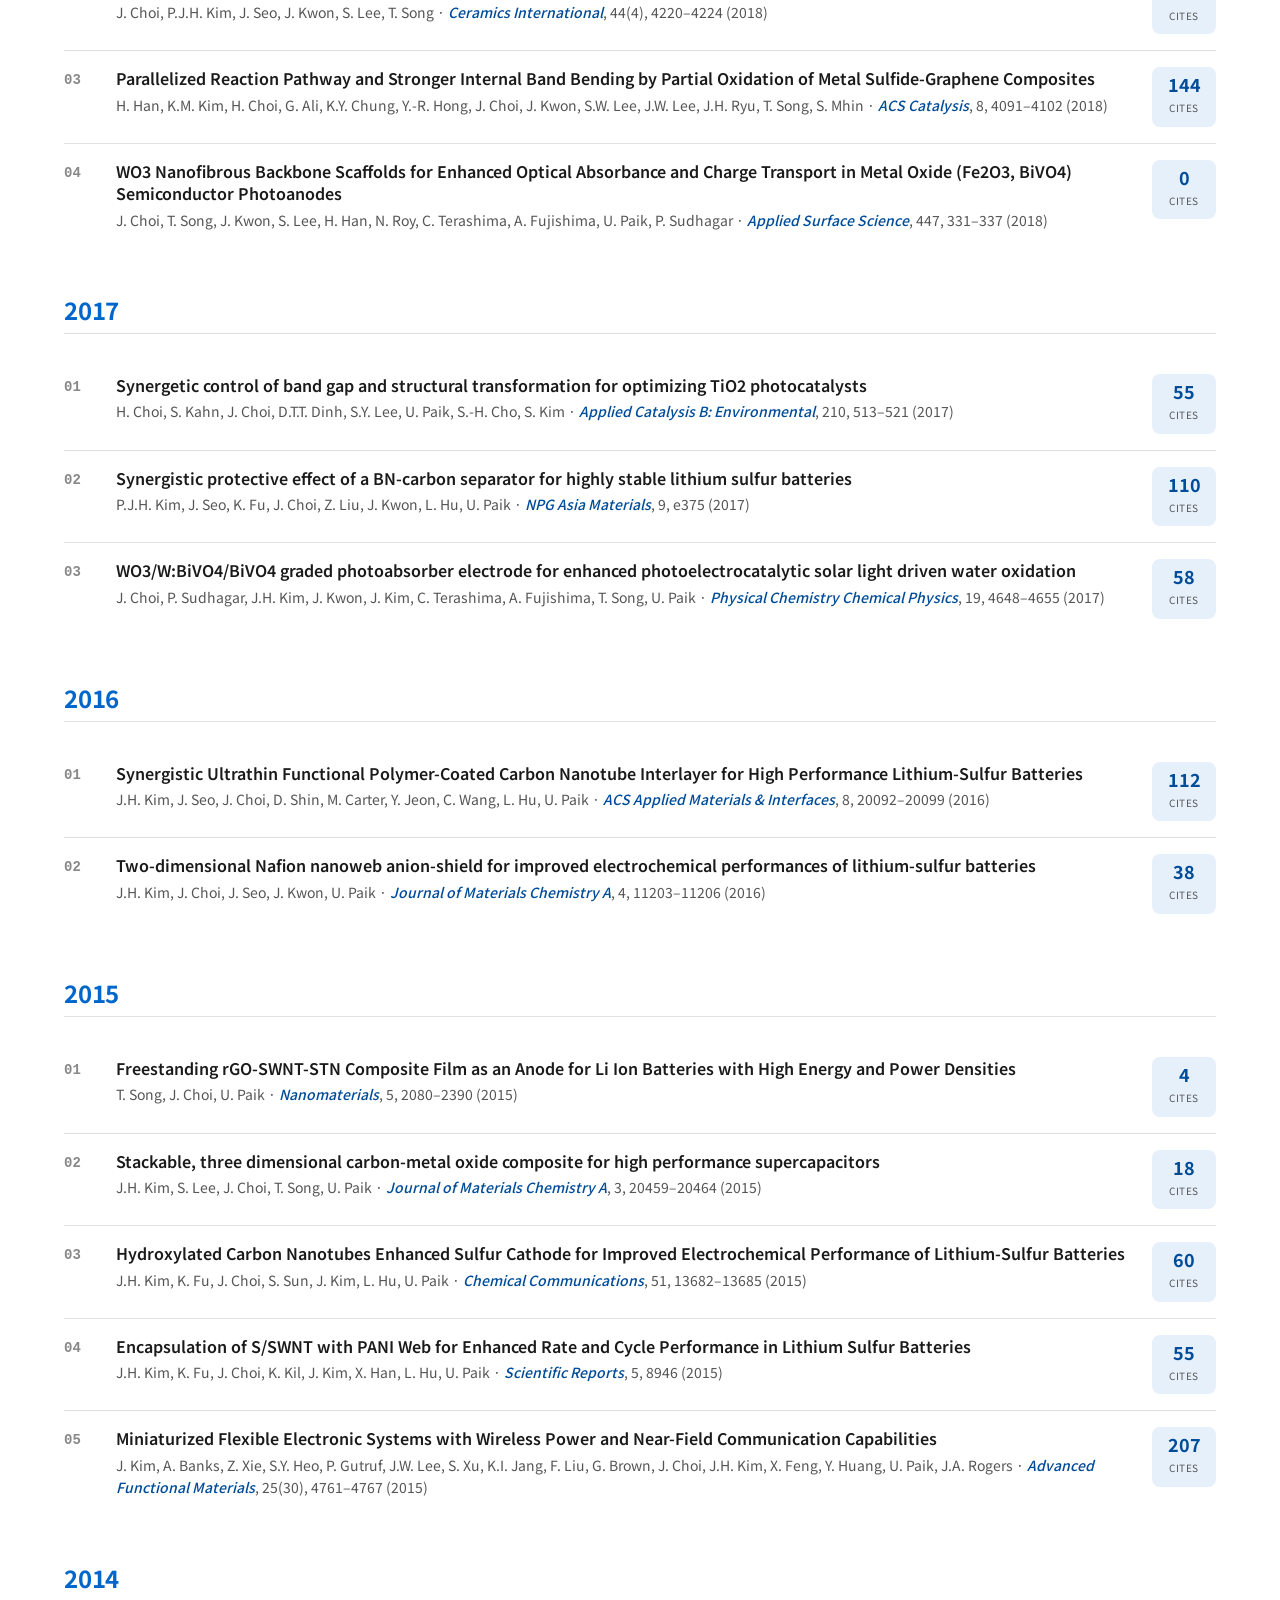
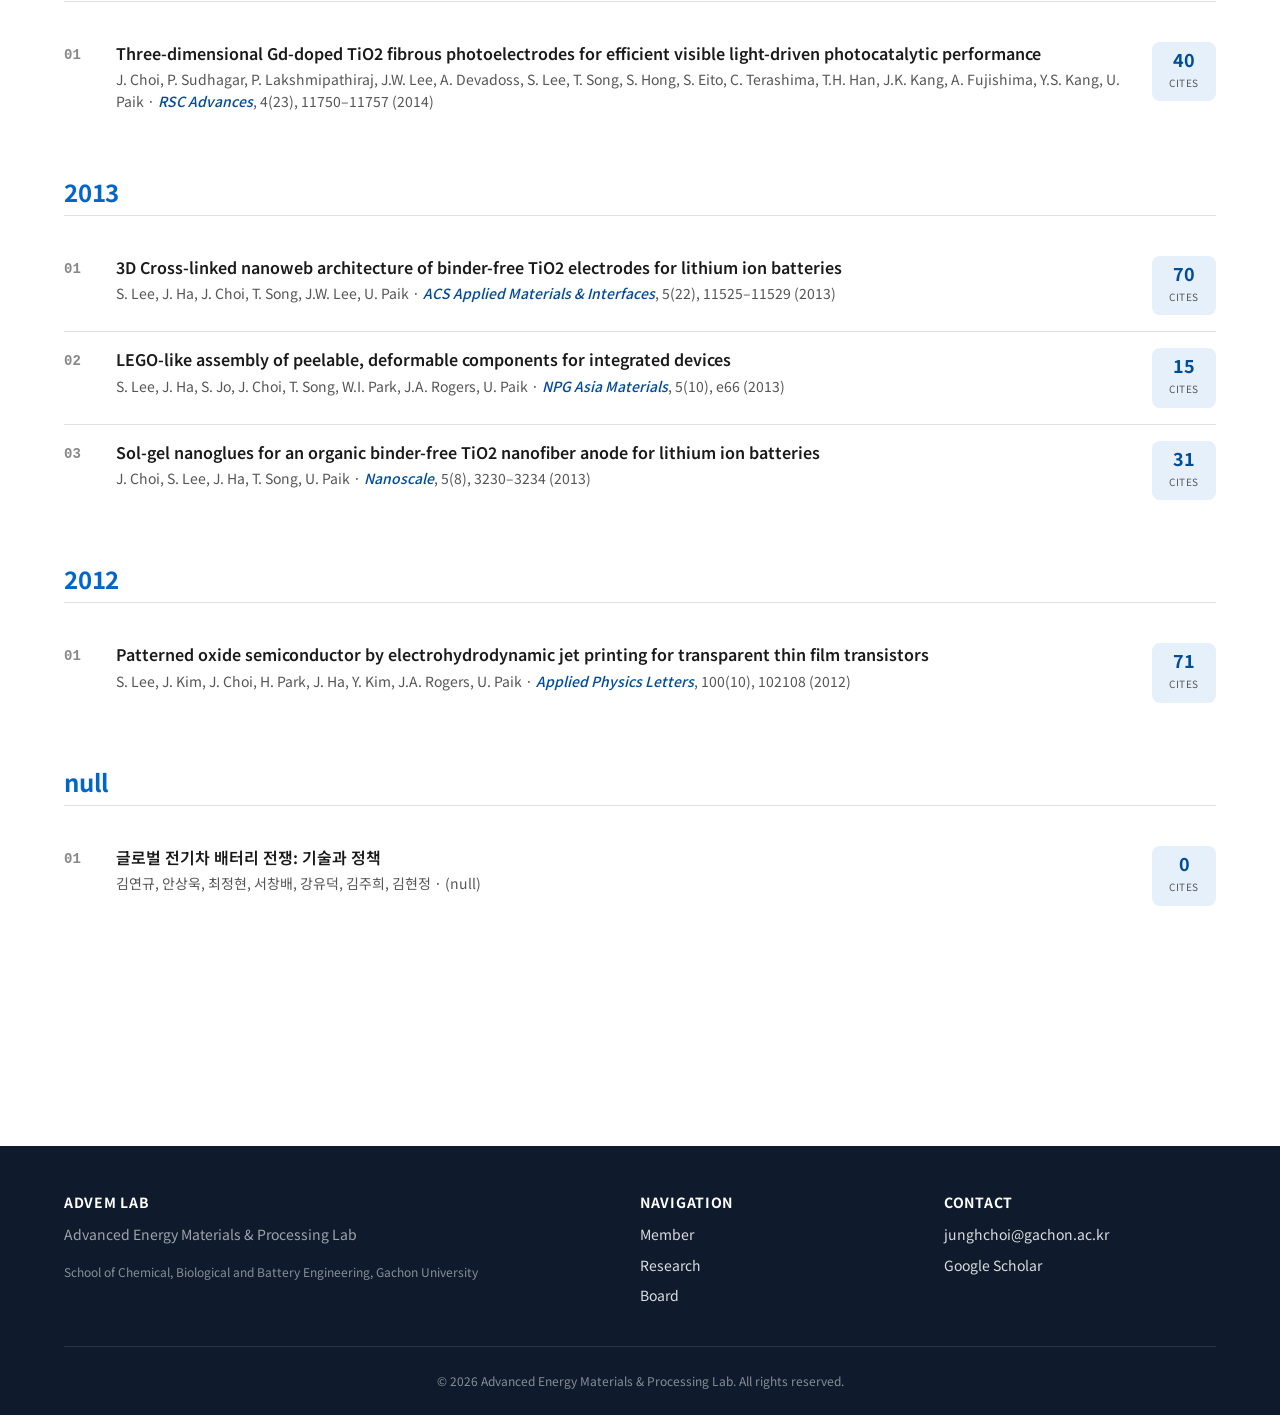
<file: publications.html>
<!DOCTYPE html>
<html lang="ko">
<head>
  <meta charset="UTF-8" />
  <meta name="viewport" content="width=device-width, initial-scale=1.0" />
  <title>Publications · AdvEM Lab</title>
    <link rel="icon" type="image/svg+xml" href="assets/icons/favicon.svg" />
  <meta property="og:title" content="AdvEM Lab — 차세대 에너지 소재 및 공정 연구실" />
  <meta property="og:description" content="가천대학교 최정현 교수 연구실 · 건식 전극 공정 · 차세대 리튬 배터리 · 광전극" />
  <meta property="og:type" content="website" />
  <meta name="twitter:card" content="summary" />
<link rel="preconnect" href="https://fonts.googleapis.com" />
  <link rel="preconnect" href="https://fonts.gstatic.com" crossorigin />
  <link href="https://fonts.googleapis.com/css2?family=Inter:wght@400;500;600;700;800&family=Noto+Sans+KR:wght@400;500;700;800&display=swap" rel="stylesheet" />
  <link rel="stylesheet" href="css/style.css?v=20260420v" />
</head>
<body>
<header class="site-header">
  <div class="container nav">
    <a href="index.html" class="nav-brand" data-lab-short>AdvEM Lab</a>
    <ul class="nav-links">
      <li><a href="index.html" data-i18n="nav.home">홈</a></li>
      <li><a href="pi.html" data-i18n="nav.pi">PI</a></li>
      <li><a href="member.html" data-i18n="nav.member">구성원</a></li>
      <li><a href="research.html" data-i18n="nav.research">연구분야</a></li>
      <li><a href="publications.html" data-i18n="nav.publications">연구성과</a></li>
      <li><a href="board.html" data-i18n="nav.board">소식</a></li>
      <li><a href="contact.html" data-i18n="nav.contact">연락처</a></li>
    </ul>
    <div class="nav-right">
      <button class="lang-toggle" data-i18n="common.lang_toggle">EN</button>
      <button class="nav-toggle" aria-label="menu"><span></span></button>
    </div>
  </div>
</header>

<main>
  <section class="page-header">
    <div class="container">
      <h1 data-i18n="publications.title">연구성과</h1>
      <p>
        <span data-metric="citations_total">0</span> citations ·
        h-index <span data-metric="h_index">0</span> ·
        i10 <span data-metric="i10_index">0</span>
      </p>
    </div>
  </section>

  <section class="section">
    <div class="container">
      <div id="publications-root"></div>
    </div>
  </section>
</main>

<footer class="site-footer">
  <div class="container">
    <div class="footer-grid">
      <div>
        <h4 data-lab-short>AdvEM Lab</h4>
        <p style="color:rgba(255,255,255,0.6);font-size:.875rem" data-lab-name></p>
        <p style="color:rgba(255,255,255,0.5);font-size:.75rem" data-lab-affiliation></p>
      </div>
      <div><h4>Navigation</h4><ul>
        <li><a href="member.html" data-i18n="nav.member">Member</a></li>
        <li><a href="research.html" data-i18n="nav.research">Research</a></li>
        <li><a href="board.html" data-i18n="nav.board">Board</a></li>
      </ul></div>
      <div><h4>Contact</h4><ul>
        <li><a href="mailto:" data-contact-email></a></li>
        <li><a href="https://scholar.google.com/citations?user=kSp8NsEAAAAJ" target="_blank" rel="noopener">Google Scholar</a></li>
      </ul></div>
    </div>
    <div class="footer-bottom" data-i18n="footer.copyright"></div>
  </div>
</footer>

<script src="js/main.js?v=20260420v"></script>
<script src="js/publications.js?v=20260420v"></script>
</body>
</html>
</file>
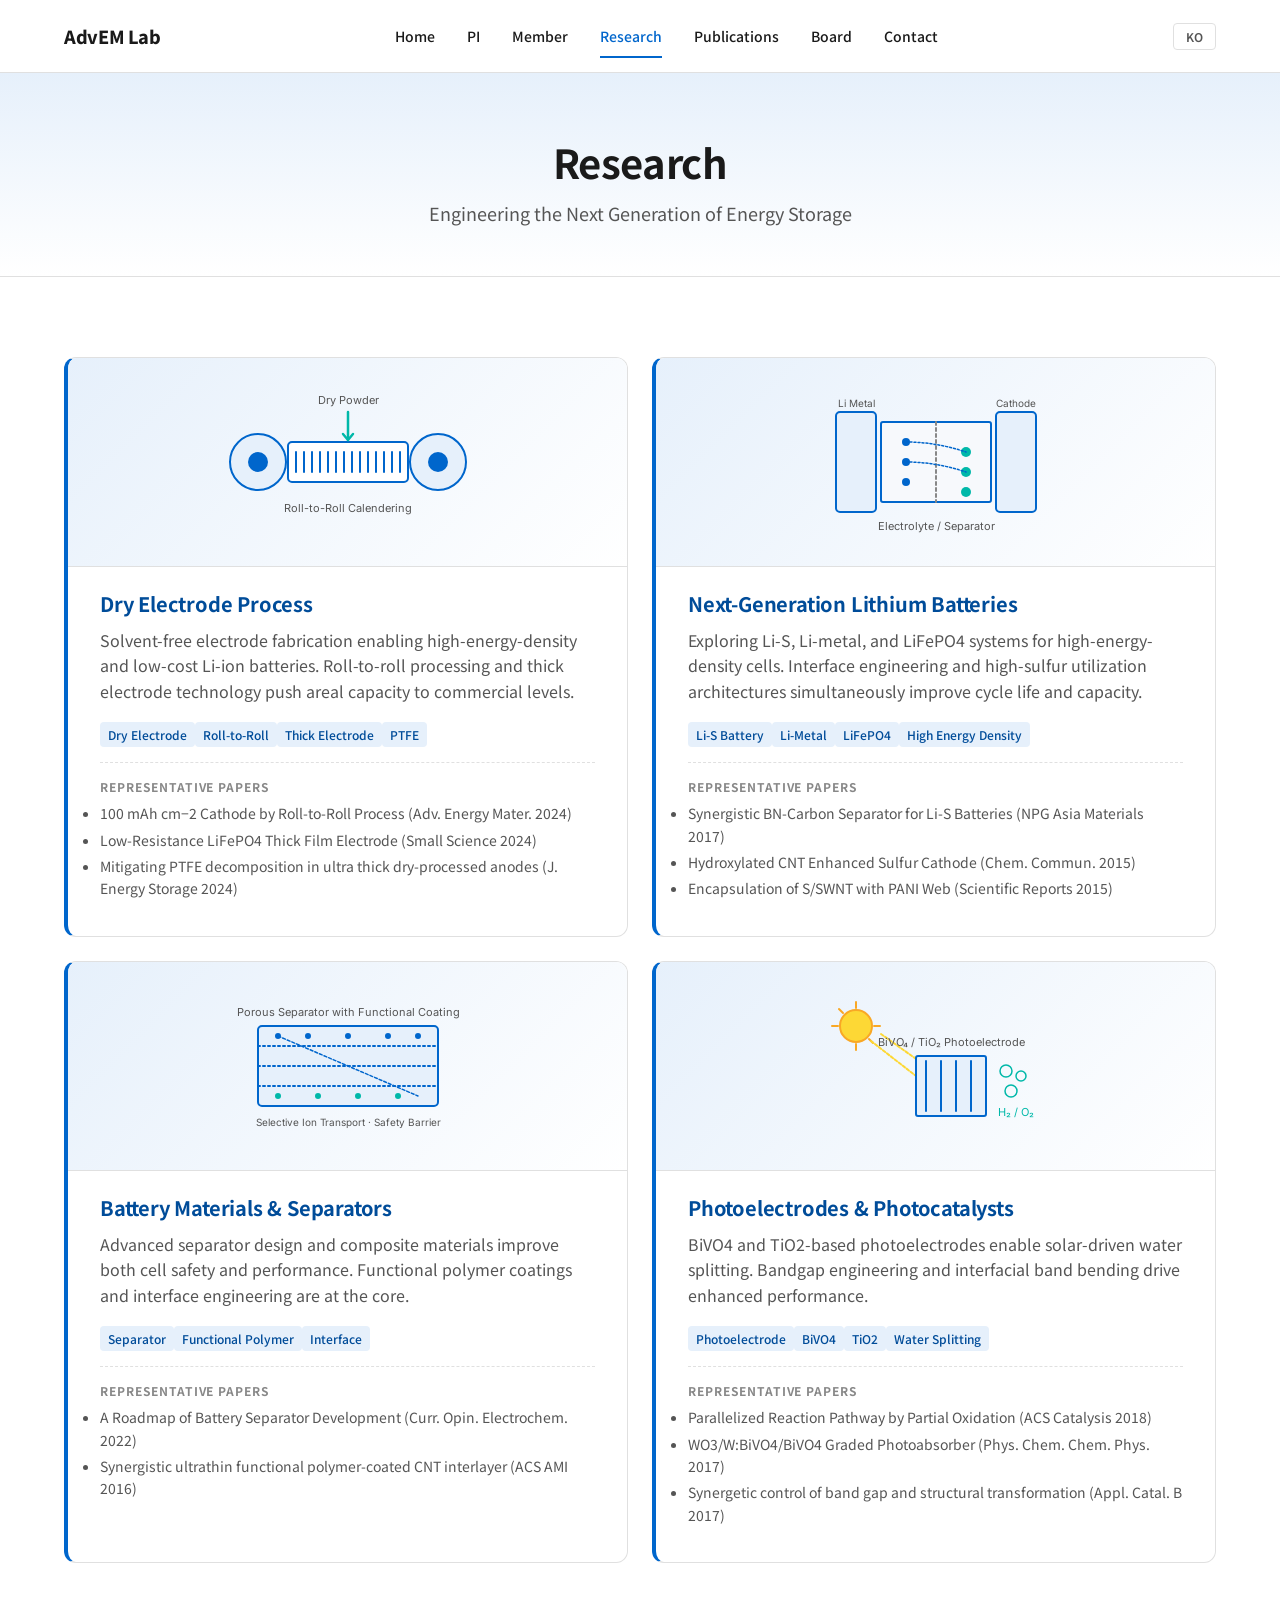
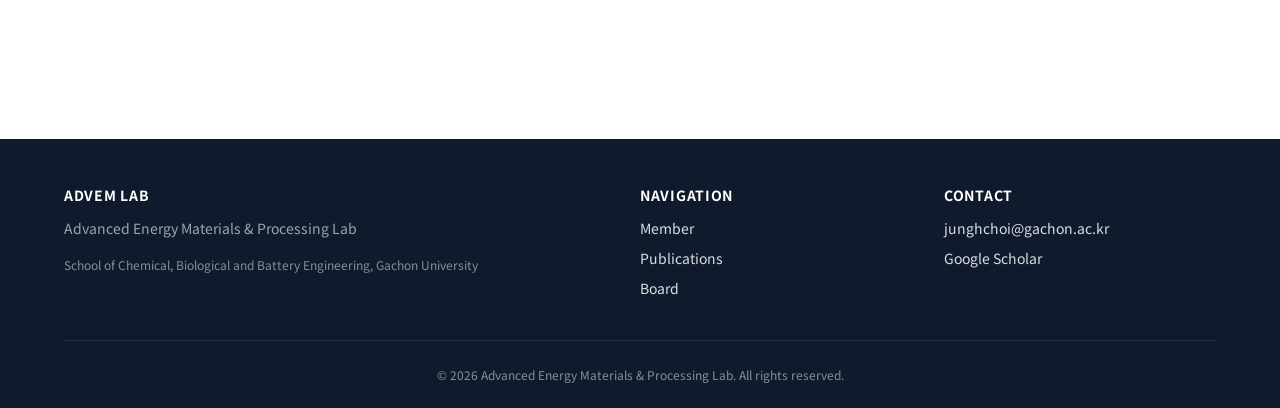
<file: research.html>
<!DOCTYPE html>
<html lang="ko">
<head>
  <meta charset="UTF-8" />
  <meta name="viewport" content="width=device-width, initial-scale=1.0" />
  <title>Research · AdvEM Lab</title>
    <link rel="icon" type="image/svg+xml" href="assets/icons/favicon.svg" />
  <meta property="og:title" content="AdvEM Lab — 차세대 에너지 소재 및 공정 연구실" />
  <meta property="og:description" content="가천대학교 최정현 교수 연구실 · 건식 전극 공정 · 차세대 리튬 배터리 · 광전극" />
  <meta property="og:type" content="website" />
  <meta name="twitter:card" content="summary" />
<link rel="preconnect" href="https://fonts.googleapis.com" />
  <link rel="preconnect" href="https://fonts.gstatic.com" crossorigin />
  <link href="https://fonts.googleapis.com/css2?family=Inter:wght@400;500;600;700;800&family=Noto+Sans+KR:wght@400;500;700;800&display=swap" rel="stylesheet" />
  <link rel="stylesheet" href="css/style.css?v=20260420v" />
</head>
<body>
<header class="site-header">
  <div class="container nav">
    <a href="index.html" class="nav-brand" data-lab-short>AdvEM Lab</a>
    <ul class="nav-links">
      <li><a href="index.html" data-i18n="nav.home">홈</a></li>
      <li><a href="pi.html" data-i18n="nav.pi">PI</a></li>
      <li><a href="member.html" data-i18n="nav.member">구성원</a></li>
      <li><a href="research.html" data-i18n="nav.research">연구분야</a></li>
      <li><a href="publications.html" data-i18n="nav.publications">연구성과</a></li>
      <li><a href="board.html" data-i18n="nav.board">소식</a></li>
      <li><a href="contact.html" data-i18n="nav.contact">연락처</a></li>
    </ul>
    <div class="nav-right">
      <button class="lang-toggle" data-i18n="common.lang_toggle">EN</button>
      <button class="nav-toggle" aria-label="menu"><span></span></button>
    </div>
  </div>
</header>

<main>
  <section class="page-header">
    <div class="container">
      <h1 data-i18n="research.title">연구분야</h1>
      <p data-lab-slogan></p>
    </div>
  </section>

  <section class="section">
    <div class="container">
      <div id="research-root"></div>
    </div>
  </section>
</main>

<footer class="site-footer">
  <div class="container">
    <div class="footer-grid">
      <div>
        <h4 data-lab-short>AdvEM Lab</h4>
        <p style="color:rgba(255,255,255,0.6);font-size:.875rem" data-lab-name></p>
        <p style="color:rgba(255,255,255,0.5);font-size:.75rem" data-lab-affiliation></p>
      </div>
      <div><h4>Navigation</h4><ul>
        <li><a href="member.html" data-i18n="nav.member">Member</a></li>
        <li><a href="publications.html" data-i18n="nav.publications">Publications</a></li>
        <li><a href="board.html" data-i18n="nav.board">Board</a></li>
      </ul></div>
      <div><h4>Contact</h4><ul>
        <li><a href="mailto:" data-contact-email></a></li>
        <li><a href="https://scholar.google.com/citations?user=kSp8NsEAAAAJ" target="_blank" rel="noopener">Google Scholar</a></li>
      </ul></div>
    </div>
    <div class="footer-bottom" data-i18n="footer.copyright"></div>
  </div>
</footer>

<script src="js/main.js?v=20260420v"></script>
<script src="js/research.js?v=20260420v"></script>
</body>
</html>
</file>
<file: css/style.css>
/* ==========================================================================
   AdvEM Lab — 차세대 에너지 소재 및 공정 연구실
   Global stylesheet · single file
   ========================================================================== */

/* ---- Design Tokens (Battery Blue theme) ---- */
:root {
  --color-primary: #0066CC;
  --color-primary-dark: #004C99;
  --color-primary-light: #4D94DB;
  --color-primary-soft: #E6F0FB;

  --color-accent: #00B8A9;

  --color-text: #1A1A1A;
  --color-text-muted: #555;
  --color-text-light: #888;
  --color-border: #E0E0E0;
  --color-bg: #FFFFFF;
  --color-bg-soft: #F7F9FC;
  --color-bg-dark: #0F1B2D;

  --font-ko: "Noto Sans KR", "Malgun Gothic", -apple-system, BlinkMacSystemFont, sans-serif;
  --font-en: "Inter", -apple-system, BlinkMacSystemFont, "Segoe UI", sans-serif;
  --font-base: var(--font-ko), var(--font-en);
  --font-mono: ui-monospace, "SF Mono", Menlo, Consolas, monospace;

  --fs-xs: 0.75rem;
  --fs-sm: 0.875rem;
  --fs-base: 1rem;
  --fs-lg: 1.125rem;
  --fs-xl: 1.25rem;
  --fs-2xl: 1.5rem;
  --fs-3xl: 2rem;
  --fs-4xl: 2.5rem;
  --fs-5xl: 3.25rem;

  --space-1: 0.25rem;
  --space-2: 0.5rem;
  --space-3: 0.75rem;
  --space-4: 1rem;
  --space-6: 1.5rem;
  --space-8: 2rem;
  --space-12: 3rem;
  --space-16: 4rem;
  --space-20: 5rem;
  --space-24: 6rem;

  --container: 1200px;
  --radius-sm: 4px;
  --radius: 8px;
  --radius-lg: 12px;

  --shadow-sm: 0 1px 2px rgba(0,0,0,0.05);
  --shadow: 0 4px 12px rgba(0,0,0,0.08);
  --shadow-lg: 0 12px 32px rgba(0,0,0,0.12);

  --transition: 180ms ease;
}

/* ---- Reset & Base ---- */
*, *::before, *::after { box-sizing: border-box; }
html { scroll-behavior: smooth; -webkit-text-size-adjust: 100%; }
body {
  margin: 0;
  font-family: var(--font-base);
  font-size: var(--fs-base);
  line-height: 1.6;
  color: var(--color-text);
  background: var(--color-bg);
  -webkit-font-smoothing: antialiased;
}
img { max-width: 100%; height: auto; display: block; }
a { color: var(--color-primary); text-decoration: none; transition: color var(--transition); }
a:hover { color: var(--color-primary-dark); }
h1, h2, h3, h4 { font-weight: 700; line-height: 1.25; margin: 0 0 var(--space-4); letter-spacing: -0.01em; }
h1 { font-size: var(--fs-4xl); }
h2 { font-size: var(--fs-3xl); }
h3 { font-size: var(--fs-xl); }
p { margin: 0 0 var(--space-4); color: var(--color-text-muted); }
ul, ol { padding-left: var(--space-6); }
button { font-family: inherit; cursor: pointer; border: 0; background: transparent; }

/* ---- Layout ---- */
.container {
  width: 100%;
  max-width: var(--container);
  margin: 0 auto;
  padding: 0 var(--space-6);
}
.section { padding: var(--space-20) 0; }
.section-soft { background: var(--color-bg-soft); }
.section-title { margin-bottom: var(--space-12); text-align: center; }
.section-title h2 { margin-bottom: var(--space-2); }
.section-title p { color: var(--color-text-muted); font-size: var(--fs-lg); }

/* ---- Header / Nav ---- */
.site-header {
  position: sticky;
  top: 0;
  z-index: 100;
  background: rgba(255,255,255,0.95);
  backdrop-filter: blur(10px);
  border-bottom: 1px solid var(--color-border);
}
.nav {
  display: flex;
  align-items: center;
  justify-content: space-between;
  height: 72px;
}
.nav-brand { font-weight: 800; font-size: var(--fs-lg); color: var(--color-text); letter-spacing: -0.02em; }
.nav-brand span { color: var(--color-primary); }
.nav-links {
  display: flex;
  gap: var(--space-8);
  list-style: none;
  margin: 0; padding: 0;
}
.nav-links a {
  color: var(--color-text);
  font-weight: 500;
  font-size: var(--fs-sm);
  padding: var(--space-2) 0;
  position: relative;
}
.nav-links a.active,
.nav-links a:hover { color: var(--color-primary); }
.nav-links a.active::after {
  content: "";
  position: absolute; left: 0; right: 0; bottom: -4px;
  height: 2px; background: var(--color-primary);
}
.nav-right { display: flex; align-items: center; gap: var(--space-4); }
.lang-toggle {
  border: 1px solid var(--color-border);
  border-radius: var(--radius-sm);
  padding: var(--space-1) var(--space-3);
  font-size: var(--fs-xs);
  font-weight: 600;
  color: var(--color-text-muted);
  transition: all var(--transition);
}
.lang-toggle:hover { border-color: var(--color-primary); color: var(--color-primary); }

.nav-toggle { display: none; }
@media (max-width: 860px) {
  .nav-links { display: none; }
  .nav-links.open {
    display: flex;
    position: absolute; top: 72px; left: 0; right: 0;
    flex-direction: column; gap: 0;
    background: #fff;
    border-bottom: 1px solid var(--color-border);
    padding: var(--space-4) var(--space-6);
  }
  .nav-links.open li { padding: var(--space-3) 0; border-bottom: 1px solid var(--color-border); }
  .nav-toggle {
    display: inline-flex; align-items: center; justify-content: center;
    width: 40px; height: 40px; border-radius: var(--radius-sm);
  }
  .nav-toggle span, .nav-toggle span::before, .nav-toggle span::after {
    content: ""; display: block; width: 20px; height: 2px; background: var(--color-text); position: relative;
  }
  .nav-toggle span::before { position: absolute; top: -6px; }
  .nav-toggle span::after { position: absolute; top: 6px; }
}

/* ---- Hero ---- */
.hero {
  position: relative;
  padding: var(--space-24) 0 var(--space-20);
  background:
    radial-gradient(ellipse at top right, var(--color-primary-soft), transparent 60%),
    linear-gradient(180deg, #fff 0%, var(--color-bg-soft) 100%);
  overflow: hidden;
}
.hero.has-bg-image {
  background: var(--hero-bg-image) center/cover no-repeat, var(--color-bg-dark);
}
.hero.has-bg-image::after {
  content: "";
  position: absolute; inset: 0;
  background: linear-gradient(90deg, rgba(15, 27, 45, 0.75) 0%, rgba(15, 27, 45, 0.45) 50%, rgba(15, 27, 45, 0.2) 100%);
  pointer-events: none;
}
.hero.has-bg-image .hero-inner { color: #fff; position: relative; z-index: 1; }
.hero.has-bg-image h1,
.hero.has-bg-image .lead { color: #fff; }
.hero.has-bg-image h1 .accent { color: #8BB8E8; }
.hero.has-bg-image .metric { background: rgba(255,255,255,0.1); backdrop-filter: blur(8px); }
.hero.has-bg-image .metric .value { color: #fff; }
.hero.has-bg-image .metric .label { color: rgba(255,255,255,0.8); }
.hero.has-bg-image .metrics { background: transparent; border-color: rgba(255,255,255,0.2); }
.hero::before {
  content: "";
  position: absolute;
  top: -100px; right: -100px;
  width: 400px; height: 400px;
  background: radial-gradient(circle, rgba(0,102,204,0.12) 0%, transparent 70%);
  border-radius: 50%;
  pointer-events: none;
}
.hero-visual {
  position: absolute;
  top: 50%; right: -60px;
  transform: translateY(-50%);
  width: min(520px, 45vw);
  opacity: 0.9;
  pointer-events: none;
  z-index: 0;
}
@media (max-width: 900px) { .hero-visual { display: none; } }
.hero-inner { position: relative; max-width: 820px; }
.hero h1 {
  font-size: clamp(2rem, 5vw, var(--fs-5xl));
  line-height: 1.1;
  margin-bottom: var(--space-6);
}
.hero h1 .accent { color: var(--color-primary); }
.hero .lead {
  font-size: var(--fs-lg);
  color: var(--color-text-muted);
  margin-bottom: var(--space-8);
  max-width: 640px;
}
.hero-cta { display: flex; gap: var(--space-3); flex-wrap: wrap; }
.btn {
  display: inline-flex; align-items: center; justify-content: center;
  padding: var(--space-3) var(--space-6);
  border-radius: var(--radius);
  font-weight: 600;
  font-size: var(--fs-sm);
  transition: all var(--transition);
  text-decoration: none;
  border: 1px solid transparent;
}
.btn-primary { background: var(--color-primary); color: #fff; }
.btn-primary:hover { background: var(--color-primary-dark); color: #fff; transform: translateY(-1px); }
.btn-outline { background: transparent; color: var(--color-primary); border-color: var(--color-primary); }
.btn-outline:hover { background: var(--color-primary-soft); color: var(--color-primary); }
.btn-ghost { color: var(--color-text-muted); }
.btn-ghost:hover { color: var(--color-primary); }

/* ---- Metrics bar under hero ---- */
.metrics {
  display: grid;
  grid-template-columns: repeat(4, 1fr);
  gap: var(--space-4);
  margin-top: var(--space-12);
  padding: var(--space-6);
  background: #fff;
  border: 1px solid var(--color-border);
  border-radius: var(--radius-lg);
  box-shadow: var(--shadow-sm);
}
.metric { text-align: center; }
.metric .value {
  display: block;
  font-size: var(--fs-3xl);
  font-weight: 800;
  color: var(--color-primary);
  line-height: 1;
}
.metric .label {
  display: block;
  margin-top: var(--space-1);
  font-size: var(--fs-xs);
  color: var(--color-text-muted);
  letter-spacing: 0.05em;
  text-transform: uppercase;
}
@media (max-width: 680px) {
  .metrics { grid-template-columns: repeat(2, 1fr); }
}

/* ---- Grid / Cards ---- */
.grid { display: grid; gap: var(--space-6); }
.grid-2 { grid-template-columns: repeat(2, 1fr); }
.grid-3 { grid-template-columns: repeat(3, 1fr); }
.grid-4 { grid-template-columns: repeat(4, 1fr); }
@media (max-width: 960px) { .grid-3, .grid-4 { grid-template-columns: repeat(2, 1fr); } }
@media (max-width: 640px) { .grid-2, .grid-3, .grid-4 { grid-template-columns: 1fr; } }

.card {
  background: #fff;
  border: 1px solid var(--color-border);
  border-radius: var(--radius-lg);
  padding: var(--space-6);
  transition: all var(--transition);
}
.card:hover { border-color: var(--color-primary-light); box-shadow: var(--shadow); transform: translateY(-2px); }
.card h3 { color: var(--color-text); margin-bottom: var(--space-2); }
.card p { font-size: var(--fs-sm); margin-bottom: var(--space-3); }
.card .tags { display: flex; flex-wrap: wrap; gap: var(--space-2); margin-top: var(--space-4); }
.tag {
  font-size: var(--fs-xs);
  padding: var(--space-1) var(--space-2);
  background: var(--color-primary-soft);
  color: var(--color-primary-dark);
  border-radius: var(--radius-sm);
  font-weight: 500;
}

/* ---- Member Card ---- */
.member-card { text-align: center; }
.member-card .photo {
  width: 120px; height: 120px;
  margin: 0 auto var(--space-4);
  border-radius: 50%;
  background: linear-gradient(135deg, var(--color-primary-soft), var(--color-primary-light));
  object-fit: cover;
  display: flex; align-items: center; justify-content: center;
  color: #fff; font-weight: 700; font-size: var(--fs-2xl);
  overflow: hidden;
}
.member-card .name { font-weight: 700; font-size: var(--fs-lg); color: var(--color-text); margin-bottom: var(--space-1); }
.member-card .role { font-size: var(--fs-sm); color: var(--color-primary); margin-bottom: var(--space-2); }
.member-card .interests { font-size: var(--fs-sm); color: var(--color-text-muted); }
.member-group { margin-bottom: var(--space-16); }
.member-group h3 {
  font-size: var(--fs-lg);
  padding-bottom: var(--space-3);
  border-bottom: 2px solid var(--color-primary);
  margin-bottom: var(--space-8);
  display: inline-block;
}

/* ---- Publications ---- */
.pub-filters {
  display: flex;
  flex-wrap: wrap;
  gap: var(--space-2);
  margin-bottom: var(--space-8);
  padding-bottom: var(--space-4);
  border-bottom: 1px solid var(--color-border);
}
.pub-filter {
  padding: var(--space-2) var(--space-4);
  border-radius: 999px;
  background: transparent;
  color: var(--color-text-muted);
  font-size: var(--fs-sm);
  font-weight: 500;
  border: 1px solid var(--color-border);
  transition: all var(--transition);
}
.pub-filter:hover { color: var(--color-primary); border-color: var(--color-primary-light); }
.pub-filter.active { background: var(--color-primary); color: #fff; border-color: var(--color-primary); }
.pub-filter-count {
  display: inline-block;
  margin-left: var(--space-1);
  padding: 0 var(--space-2);
  background: var(--color-bg-soft);
  color: var(--color-text-light);
  border-radius: 999px;
  font-size: var(--fs-xs);
  font-weight: 700;
  min-width: 22px;
  text-align: center;
}
.pub-filter.active .pub-filter-count { background: rgba(255,255,255,0.25); color: #fff; }

.pub-year-group { margin-bottom: var(--space-12); }
.pub-year-group h3 {
  font-size: var(--fs-2xl);
  color: var(--color-primary);
  margin-bottom: var(--space-6);
  padding-bottom: var(--space-2);
  border-bottom: 1px solid var(--color-border);
}
.pub-list { list-style: none; padding: 0; margin: 0; }
.pub-item {
  padding: var(--space-4) 0;
  border-bottom: 1px solid var(--color-border);
  display: flex;
  gap: var(--space-4);
  align-items: flex-start;
}
.pub-item:last-child { border-bottom: 0; }
.pub-item .pub-num {
  flex-shrink: 0;
  width: 36px;
  font-weight: 700;
  color: var(--color-text-light);
  font-family: var(--font-mono);
  font-size: var(--fs-sm);
  padding-top: 2px;
}
.pub-item .pub-body { flex: 1; }
.pub-item .title { font-weight: 600; color: var(--color-text); margin-bottom: var(--space-1); line-height: 1.4; }
.pub-item .meta { font-size: var(--fs-sm); color: var(--color-text-muted); }
.pub-item .venue { font-style: italic; color: var(--color-primary-dark); font-weight: 500; }
.pub-item .badge-top {
  display: inline-block;
  font-size: var(--fs-xs);
  padding: 2px var(--space-2);
  background: var(--color-accent);
  color: #fff;
  border-radius: var(--radius-sm);
  margin-left: var(--space-2);
  font-weight: 600;
  letter-spacing: 0.03em;
}
.pub-item .cite-count {
  flex-shrink: 0;
  text-align: center;
  min-width: 64px;
  padding: var(--space-2);
  background: var(--color-primary-soft);
  border-radius: var(--radius);
}
.pub-item .cite-count .n { display: block; font-weight: 700; color: var(--color-primary-dark); font-size: var(--fs-lg); line-height: 1; }
.pub-item .cite-count .lbl { font-size: 10px; color: var(--color-text-muted); letter-spacing: 0.05em; text-transform: uppercase; margin-top: 2px; }

/* ---- Board ---- */
.board-tabs { display: flex; gap: var(--space-6); border-bottom: 1px solid var(--color-border); margin-bottom: var(--space-8); }
.board-tab {
  padding: var(--space-3) 0;
  color: var(--color-text-muted);
  font-weight: 600;
  font-size: var(--fs-base);
  border-bottom: 2px solid transparent;
  transition: all var(--transition);
}
.board-tab:hover { color: var(--color-primary); }
.board-tab.active { color: var(--color-primary); border-bottom-color: var(--color-primary); }

.news-list { list-style: none; padding: 0; margin: 0; }
.news-item {
  padding: var(--space-5) 0;
  border-bottom: 1px solid var(--color-border);
  display: flex;
  gap: var(--space-6);
  align-items: flex-start;
}
.news-item .date {
  flex-shrink: 0;
  width: 110px;
  color: var(--color-text-light);
  font-size: var(--fs-sm);
  font-family: var(--font-mono);
  padding-top: 2px;
}
.news-item .body { flex: 1; }
.news-item .title { font-weight: 600; color: var(--color-text); margin-bottom: var(--space-2); font-size: var(--fs-lg); }
.news-item .excerpt { color: var(--color-text-muted); font-size: var(--fs-sm); }

/* ---- Research Topics ---- */
.topic-card {
  padding: var(--space-8);
  background: #fff;
  border: 1px solid var(--color-border);
  border-left: 4px solid var(--color-primary);
  border-radius: var(--radius-lg);
  transition: all var(--transition);
  position: relative;
  overflow: hidden;
}
.topic-card:hover { box-shadow: var(--shadow); transform: translateY(-2px); }
.topic-card .topic-figure {
  display: flex;
  justify-content: center;
  align-items: center;
  padding: var(--space-6);
  margin: calc(var(--space-8) * -1) calc(var(--space-8) * -1) var(--space-6);
  background: linear-gradient(135deg, var(--color-primary-soft) 0%, #fff 100%);
  border-bottom: 1px solid var(--color-border);
  min-height: 180px;
}
.topic-card .topic-figure svg { width: 100%; max-width: 260px; height: auto; }
.topic-card h3 { font-size: var(--fs-xl); color: var(--color-primary-dark); margin-bottom: var(--space-3); }
.topic-card .rep-papers {
  margin-top: var(--space-4);
  padding-top: var(--space-4);
  border-top: 1px dashed var(--color-border);
  font-size: var(--fs-sm);
}
.topic-card .rep-papers h4 { font-size: var(--fs-xs); text-transform: uppercase; letter-spacing: 0.08em; color: var(--color-text-light); margin-bottom: var(--space-2); }
.topic-card .rep-papers ul { padding-left: var(--space-5); margin: 0; color: var(--color-text-muted); }
.topic-card .rep-papers li { margin-bottom: var(--space-1); }

/* ---- Contact ---- */
.contact-grid {
  display: grid;
  grid-template-columns: 1fr 1.2fr;
  gap: var(--space-12);
}
@media (max-width: 820px) { .contact-grid { grid-template-columns: 1fr; } }
.contact-info { display: flex; flex-direction: column; gap: var(--space-6); }
.contact-row { display: flex; gap: var(--space-4); align-items: flex-start; }
.contact-row .label {
  flex-shrink: 0;
  width: 80px;
  font-size: var(--fs-xs);
  color: var(--color-text-light);
  letter-spacing: 0.08em;
  text-transform: uppercase;
  font-weight: 600;
  padding-top: 2px;
}
.contact-row .value { color: var(--color-text); flex: 1; }
.join-box {
  background: linear-gradient(135deg, var(--color-primary), var(--color-primary-dark));
  color: #fff;
  padding: var(--space-8);
  border-radius: var(--radius-lg);
}
.join-box h3 { color: #fff; margin-bottom: var(--space-3); }
.join-box p { color: rgba(255,255,255,0.9); margin-bottom: var(--space-6); }
.join-box .btn { background: #fff; color: var(--color-primary); }
.join-box .btn:hover { background: var(--color-primary-soft); }

/* ---- Footer ---- */
.site-footer {
  background: var(--color-bg-dark);
  color: rgba(255,255,255,0.7);
  padding: var(--space-12) 0 var(--space-6);
  margin-top: var(--space-24);
  font-size: var(--fs-sm);
}
.site-footer a { color: rgba(255,255,255,0.85); }
.site-footer a:hover { color: #fff; }
.footer-grid {
  display: grid;
  grid-template-columns: 2fr 1fr 1fr;
  gap: var(--space-8);
  margin-bottom: var(--space-8);
}
@media (max-width: 680px) { .footer-grid { grid-template-columns: 1fr; } }
.footer-grid h4 { color: #fff; font-size: var(--fs-sm); margin-bottom: var(--space-3); letter-spacing: 0.05em; text-transform: uppercase; }
.footer-grid ul { list-style: none; padding: 0; margin: 0; }
.footer-grid li { margin-bottom: var(--space-2); }
.footer-bottom {
  padding-top: var(--space-6);
  border-top: 1px solid rgba(255,255,255,0.1);
  text-align: center;
  font-size: var(--fs-xs);
  color: rgba(255,255,255,0.5);
}

/* ---- Page header (sub-pages) ---- */
.page-header {
  padding: var(--space-16) 0 var(--space-12);
  background: linear-gradient(180deg, var(--color-primary-soft), #fff);
  border-bottom: 1px solid var(--color-border);
  text-align: center;
}
.page-header h1 { margin-bottom: var(--space-3); }
.page-header p { font-size: var(--fs-lg); max-width: 640px; margin: 0 auto; }

/* ---- PI page ---- */
.pi-hero {
  display: grid;
  grid-template-columns: 280px 1fr;
  gap: var(--space-12);
  align-items: start;
}
@media (max-width: 820px) {
  .pi-hero { grid-template-columns: 1fr; text-align: center; }
  .pi-hero .pi-photo { margin: 0 auto; }
}
.pi-hero .pi-photo {
  width: 260px; height: 320px;
  border-radius: var(--radius-lg);
  background: linear-gradient(135deg, var(--color-primary-soft), var(--color-primary-light));
  display: flex; align-items: center; justify-content: center;
  color: #fff; font-weight: 700; font-size: 4rem;
  box-shadow: var(--shadow);
  object-fit: cover;
  overflow: hidden;
}
.pi-hero h1 { margin-bottom: var(--space-2); }
.pi-hero .subtitle { color: var(--color-primary); font-weight: 600; margin-bottom: var(--space-4); }
.pi-hero .affiliation { color: var(--color-text-muted); margin-bottom: var(--space-6); }
.pi-hero .pi-links { display: flex; flex-wrap: wrap; gap: var(--space-3); margin-top: var(--space-6); }

/* PI metrics — full width, larger boxes to fit Citations */
.pi-metrics {
  width: 100%;
  max-width: none;
  margin-top: var(--space-6);
  padding: var(--space-8);
}
.pi-metrics .metric .value { font-size: var(--fs-4xl); }
.pi-metrics .metric .label { font-size: var(--fs-sm); margin-top: var(--space-2); }
@media (max-width: 820px) {
  .pi-metrics { padding: var(--space-5); }
  .pi-metrics .metric .value { font-size: var(--fs-2xl); }
}
@media (max-width: 820px) { .pi-hero .pi-links { justify-content: center; } }

.pi-section { margin-top: var(--space-16); }
.pi-section > h2 {
  font-size: var(--fs-xl);
  padding-bottom: var(--space-3);
  border-bottom: 2px solid var(--color-primary);
  margin-bottom: var(--space-6);
  display: inline-block;
}
.pi-timeline { list-style: none; padding: 0; margin: 0; }
.pi-timeline li {
  display: grid;
  grid-template-columns: 220px 1fr;
  gap: var(--space-6);
  padding: var(--space-4) 0;
  border-bottom: 1px dashed var(--color-border);
  align-items: start;
}
.pi-timeline li:last-child { border-bottom: 0; }
.pi-timeline .period {
  color: var(--color-text-light);
  font-family: var(--font-mono);
  font-size: var(--fs-sm);
  white-space: nowrap;
  letter-spacing: 0.02em;
}
.pi-timeline .title-text { font-weight: 600; color: var(--color-text); margin-bottom: 2px; }
.pi-timeline .org { color: var(--color-text-muted); font-size: var(--fs-sm); }
@media (max-width: 720px) {
  .pi-timeline li { grid-template-columns: 1fr; gap: var(--space-1); padding: var(--space-3) 0; }
  .pi-timeline .period { font-size: var(--fs-xs); white-space: normal; }
}

.interests-list { display: flex; flex-wrap: wrap; gap: var(--space-2); list-style: none; padding: 0; margin: 0; }
.interests-list li {
  padding: var(--space-2) var(--space-4);
  background: var(--color-primary-soft);
  color: var(--color-primary-dark);
  border-radius: 999px;
  font-size: var(--fs-sm);
  font-weight: 500;
}

/* ---- Utility ---- */
.text-center { text-align: center; }
.mt-8 { margin-top: var(--space-8); }
.mb-8 { margin-bottom: var(--space-8); }
.hidden { display: none !important; }
</file>
<file: css/admin.css>
/* Admin UI styles */

/* ---- Login screen ---- */
.admin-login-screen {
  min-height: 100vh;
  display: flex;
  align-items: center;
  justify-content: center;
  padding: var(--space-6);
  background:
    radial-gradient(ellipse at top right, var(--color-primary-soft), transparent 60%),
    linear-gradient(180deg, #fff 0%, var(--color-bg-soft) 100%);
}
.admin-login-box {
  max-width: 420px;
  width: 100%;
  background: #fff;
  padding: var(--space-12) var(--space-8);
  border-radius: var(--radius-lg);
  box-shadow: var(--shadow-lg);
  text-align: center;
}
.admin-login-icon {
  font-size: 2.5rem;
  margin-bottom: var(--space-4);
}
.admin-login-box h1 { font-size: var(--fs-2xl); margin-bottom: var(--space-2); }
.admin-login-sub { color: var(--color-text-muted); margin-bottom: var(--space-6); }
.admin-login-box input[type=password] {
  width: 100%;
  padding: var(--space-3);
  font-size: var(--fs-base);
  border: 1px solid var(--color-border);
  border-radius: var(--radius);
  margin-bottom: var(--space-3);
  font-family: inherit;
}
.admin-login-box input[type=password]:focus {
  outline: none;
  border-color: var(--color-primary);
  box-shadow: 0 0 0 3px var(--color-primary-soft);
}
.admin-login-box button[type=submit] { width: 100%; }
.admin-login-error {
  color: #cc0033;
  font-size: var(--fs-sm);
  margin-top: var(--space-3);
  min-height: 1.2em;
}
.admin-login-hint {
  margin-top: var(--space-6);
  padding: var(--space-4);
  background: var(--color-primary-soft);
  border-radius: var(--radius);
  font-size: var(--fs-xs);
  color: var(--color-text-muted);
  line-height: 1.6;
}
.admin-login-hint code {
  background: #fff;
  padding: 1px 6px;
  border-radius: 3px;
  font-family: var(--font-mono);
  color: var(--color-primary-dark);
}
.admin-login-back {
  display: block;
  margin-top: var(--space-6);
  font-size: var(--fs-xs);
  color: var(--color-text-light);
}

/* ---- Dashboard ---- */
.admin-dashboard { min-height: 100vh; background: var(--color-bg-soft); }
.admin-header {
  background: var(--color-bg-dark);
  color: #fff;
  position: sticky; top: 0; z-index: 50;
}
.admin-header-inner {
  max-width: 1400px;
  margin: 0 auto;
  padding: var(--space-4) var(--space-6);
  display: flex;
  align-items: center;
  justify-content: space-between;
}
.admin-brand { font-size: var(--fs-sm); letter-spacing: 0.02em; }
.admin-brand strong { margin-left: var(--space-2); }
.admin-lock { opacity: 0.8; }
.admin-header .btn-ghost { color: rgba(255,255,255,0.85); }
.admin-header .btn-ghost:hover { color: #fff; }
.admin-header .btn-outline { color: #fff; border-color: rgba(255,255,255,0.3); }
.admin-header .btn-outline:hover { background: rgba(255,255,255,0.1); color: #fff; border-color: #fff; }

.admin-banner {
  background: #FFF7E6;
  border-bottom: 1px solid #FFD699;
  color: #7A4E00;
  font-size: var(--fs-sm);
}
.admin-banner-inner {
  max-width: 1400px;
  margin: 0 auto;
  padding: var(--space-3) var(--space-6);
  line-height: 1.6;
}
.admin-banner code {
  background: #fff;
  padding: 1px 6px;
  border-radius: 3px;
  font-family: var(--font-mono);
  color: #7A4E00;
  font-size: .85em;
}
.admin-banner-more { color: #A67000; margin-left: var(--space-2); }

.admin-tabs {
  background: #fff;
  border-bottom: 1px solid var(--color-border);
  position: sticky; top: 60px; z-index: 40;
}
.admin-tabs-inner {
  max-width: 1400px;
  margin: 0 auto;
  padding: 0 var(--space-6);
  display: flex;
  gap: var(--space-2);
  overflow-x: auto;
}
.admin-tab {
  padding: var(--space-4) var(--space-4);
  font-size: var(--fs-sm);
  font-weight: 500;
  color: var(--color-text-muted);
  border-bottom: 2px solid transparent;
  white-space: nowrap;
  transition: all var(--transition);
}
.admin-tab:hover { color: var(--color-primary); }
.admin-tab.active { color: var(--color-primary); border-bottom-color: var(--color-primary); font-weight: 600; }

.admin-main {
  max-width: 1400px;
  margin: 0 auto;
  padding: var(--space-8) var(--space-6);
}
.admin-tab-panel { display: none; }
.admin-tab-panel.active { display: block; }

/* ---- Section headers ---- */
.admin-section-head {
  display: flex;
  align-items: center;
  justify-content: space-between;
  margin-bottom: var(--space-6);
  gap: var(--space-4);
  flex-wrap: wrap;
}
.admin-section-head h2 { margin: 0; font-size: var(--fs-2xl); }
.admin-section-head .count {
  color: var(--color-text-light);
  font-weight: 400;
  font-size: var(--fs-lg);
  margin-left: var(--space-2);
}
.admin-section-actions { display: flex; gap: var(--space-2); flex-wrap: wrap; }

/* ---- Table ---- */
.admin-table {
  width: 100%;
  background: #fff;
  border: 1px solid var(--color-border);
  border-radius: var(--radius-lg);
  overflow: hidden;
  border-collapse: collapse;
}
.admin-table th, .admin-table td {
  padding: var(--space-3) var(--space-4);
  text-align: left;
  border-bottom: 1px solid var(--color-border);
  font-size: var(--fs-sm);
  vertical-align: top;
}
.admin-table th {
  background: var(--color-bg-soft);
  font-weight: 600;
  color: var(--color-text-muted);
  letter-spacing: 0.03em;
  text-transform: uppercase;
  font-size: var(--fs-xs);
}
.admin-table tr:last-child td { border-bottom: 0; }
.admin-table tr:hover td { background: var(--color-bg-soft); }
.admin-table .row-actions { display: flex; gap: var(--space-2); white-space: nowrap; }
.admin-table .td-title { font-weight: 600; color: var(--color-text); }
.admin-table .td-dim { color: var(--color-text-light); font-size: var(--fs-xs); }

.admin-badge {
  display: inline-block;
  padding: 2px var(--space-2);
  background: var(--color-primary-soft);
  color: var(--color-primary-dark);
  border-radius: var(--radius-sm);
  font-size: var(--fs-xs);
  font-weight: 600;
}
.admin-badge.accent { background: var(--color-accent); color: #fff; }
.admin-badge.gray { background: var(--color-border); color: var(--color-text-muted); }

/* ---- Buttons ---- */
.btn-sm { padding: var(--space-1) var(--space-3); font-size: var(--fs-xs); }
.btn-danger { background: #cc0033; color: #fff; }
.btn-danger:hover { background: #a8002a; color: #fff; }
.admin-icon-btn {
  width: 32px; height: 32px;
  display: inline-flex; align-items: center; justify-content: center;
  border-radius: var(--radius-sm);
  font-size: var(--fs-lg);
  color: var(--color-text-muted);
  transition: all var(--transition);
}
.admin-icon-btn:hover { background: var(--color-bg-soft); color: var(--color-text); }

/* ---- Modal ---- */
.admin-modal { position: fixed; inset: 0; z-index: 1000; display: flex; align-items: center; justify-content: center; padding: var(--space-4); }
.admin-modal-backdrop { position: absolute; inset: 0; background: rgba(15, 27, 45, 0.6); backdrop-filter: blur(4px); }
.admin-modal-box {
  position: relative;
  background: #fff;
  border-radius: var(--radius-lg);
  box-shadow: var(--shadow-lg);
  width: 100%;
  max-width: 720px;
  max-height: 90vh;
  display: flex; flex-direction: column;
}
.admin-modal-header {
  padding: var(--space-4) var(--space-6);
  border-bottom: 1px solid var(--color-border);
  display: flex; align-items: center; justify-content: space-between;
}
.admin-modal-header h3 { margin: 0; font-size: var(--fs-lg); }
.admin-modal-body {
  padding: var(--space-6);
  overflow-y: auto;
  flex: 1;
}
.admin-modal-footer {
  padding: var(--space-4) var(--space-6);
  border-top: 1px solid var(--color-border);
  display: flex; justify-content: flex-end; gap: var(--space-2);
  background: var(--color-bg-soft);
}

/* ---- Forms ---- */
.admin-form { display: flex; flex-direction: column; gap: var(--space-4); }
.admin-form-row {
  display: grid;
  grid-template-columns: 160px 1fr;
  gap: var(--space-4);
  align-items: start;
}
.admin-form-row.full { grid-template-columns: 1fr; }
.admin-form-row > label {
  padding-top: var(--space-2);
  font-size: var(--fs-sm);
  font-weight: 600;
  color: var(--color-text-muted);
}
.admin-form-row > label .req { color: #cc0033; margin-left: 2px; }
.admin-form-row input,
.admin-form-row select,
.admin-form-row textarea {
  width: 100%;
  padding: var(--space-2) var(--space-3);
  font-size: var(--fs-sm);
  font-family: inherit;
  border: 1px solid var(--color-border);
  border-radius: var(--radius-sm);
  transition: border-color var(--transition);
}
.admin-form-row input:focus,
.admin-form-row select:focus,
.admin-form-row textarea:focus {
  outline: none;
  border-color: var(--color-primary);
  box-shadow: 0 0 0 3px var(--color-primary-soft);
}
.admin-form-row textarea { min-height: 80px; resize: vertical; font-family: var(--font-base); }
.admin-form-row textarea.code { font-family: var(--font-mono); font-size: 12px; min-height: 120px; }
.admin-form-row .hint {
  font-size: var(--fs-xs);
  color: var(--color-text-light);
  margin-top: var(--space-1);
}
.admin-checkbox { display: flex; align-items: center; gap: var(--space-2); }
.admin-checkbox input { width: auto; }
@media (max-width: 640px) {
  .admin-form-row { grid-template-columns: 1fr; }
  .admin-form-row > label { padding-top: 0; }
}

/* ---- Config editor / Settings ---- */
.admin-card {
  background: #fff;
  border: 1px solid var(--color-border);
  border-radius: var(--radius-lg);
  padding: var(--space-6);
  margin-bottom: var(--space-4);
}
.admin-card h3 { font-size: var(--fs-lg); margin-bottom: var(--space-4); }
.admin-card .card-sub { color: var(--color-text-muted); font-size: var(--fs-sm); margin-bottom: var(--space-4); }

/* ---- Toast ---- */
.admin-toast {
  position: fixed;
  bottom: var(--space-6);
  left: 50%;
  transform: translateX(-50%) translateY(100px);
  background: var(--color-bg-dark);
  color: #fff;
  padding: var(--space-3) var(--space-6);
  border-radius: var(--radius);
  box-shadow: var(--shadow-lg);
  font-size: var(--fs-sm);
  z-index: 2000;
  opacity: 0;
  transition: all 300ms ease;
  pointer-events: none;
  max-width: 90vw;
}
.admin-toast.show { opacity: 1; transform: translateX(-50%) translateY(0); }
.admin-toast.success { background: #007a3d; }
.admin-toast.error { background: #cc0033; }

/* ---- Image picker ---- */
.admin-img-picker {
  display: grid;
  grid-template-columns: 140px 1fr;
  gap: var(--space-4);
  align-items: start;
}
@media (max-width: 540px) { .admin-img-picker { grid-template-columns: 1fr; } }
.admin-img-preview {
  width: 140px;
  height: 140px;
  border-radius: var(--radius);
  background: var(--color-bg-soft);
  border: 1px solid var(--color-border);
  overflow: hidden;
  display: flex;
  align-items: center;
  justify-content: center;
  position: relative;
}
.admin-img-preview img { width: 100%; height: 100%; object-fit: cover; display: block; }
.admin-img-placeholder {
  color: var(--color-text-light);
  font-size: var(--fs-xs);
  padding: var(--space-3);
  text-align: center;
  display: flex; align-items: center; justify-content: center;
  width: 100%; height: 100%;
}
.admin-img-controls { display: flex; flex-direction: column; gap: var(--space-2); }
.admin-img-controls label.btn { align-self: flex-start; }
.admin-img-hint { font-size: var(--fs-xs); color: var(--color-text-light); margin-top: var(--space-2); line-height: 1.5; }

/* ---- File picker (PDF 등) ---- */
.admin-file-picker { display: flex; flex-direction: column; gap: var(--space-2); }
.admin-file-card {
  display: flex;
  align-items: center;
  gap: var(--space-3);
  padding: var(--space-3);
  background: var(--color-bg-soft);
  border: 1px solid var(--color-border);
  border-radius: var(--radius);
}
.admin-file-icon { font-size: 1.5rem; }
.admin-file-info { flex: 1; min-width: 0; }
.admin-file-name {
  font-weight: 600;
  color: var(--color-text);
  white-space: nowrap;
  overflow: hidden;
  text-overflow: ellipsis;
  font-size: var(--fs-sm);
}
.admin-file-meta { font-size: var(--fs-xs); color: var(--color-text-light); margin-top: 2px; }
.admin-file-actions { display: flex; gap: var(--space-2); align-items: center; flex-wrap: wrap; }
.admin-file-or {
  font-size: var(--fs-xs);
  color: var(--color-text-light);
  margin-top: var(--space-2);
}
.admin-file-url {
  width: 100%;
  padding: var(--space-2) var(--space-3);
  font-size: var(--fs-sm);
  border: 1px solid var(--color-border);
  border-radius: var(--radius-sm);
  font-family: inherit;
}
.admin-file-url:focus {
  outline: none;
  border-color: var(--color-primary);
  box-shadow: 0 0 0 3px var(--color-primary-soft);
}
.admin-file-hint {
  font-size: var(--fs-xs);
  color: var(--color-text-light);
  line-height: 1.6;
  margin-top: var(--space-1);
}

/* ---- Inline list rows (PI education/experience/awards) ---- */
.admin-list-row {
  display: grid;
  grid-template-columns: repeat(auto-fit, minmax(140px, 1fr)) 40px;
  gap: var(--space-2);
  padding: var(--space-2) 0;
  border-bottom: 1px dashed var(--color-border);
  align-items: center;
}
.admin-list-row:last-child { border-bottom: 0; }
.admin-list-row input {
  padding: var(--space-2);
  font-size: var(--fs-xs);
  border: 1px solid var(--color-border);
  border-radius: var(--radius-sm);
  font-family: inherit;
}
.admin-list-row input:focus {
  outline: none;
  border-color: var(--color-primary);
  box-shadow: 0 0 0 2px var(--color-primary-soft);
}
.admin-list-row button { padding: 4px 8px; }

.admin-empty {
  text-align: center;
  padding: var(--space-16) var(--space-6);
  color: var(--color-text-light);
  background: #fff;
  border: 2px dashed var(--color-border);
  border-radius: var(--radius-lg);
}
.admin-empty .emoji { font-size: 3rem; margin-bottom: var(--space-4); }
</file>
